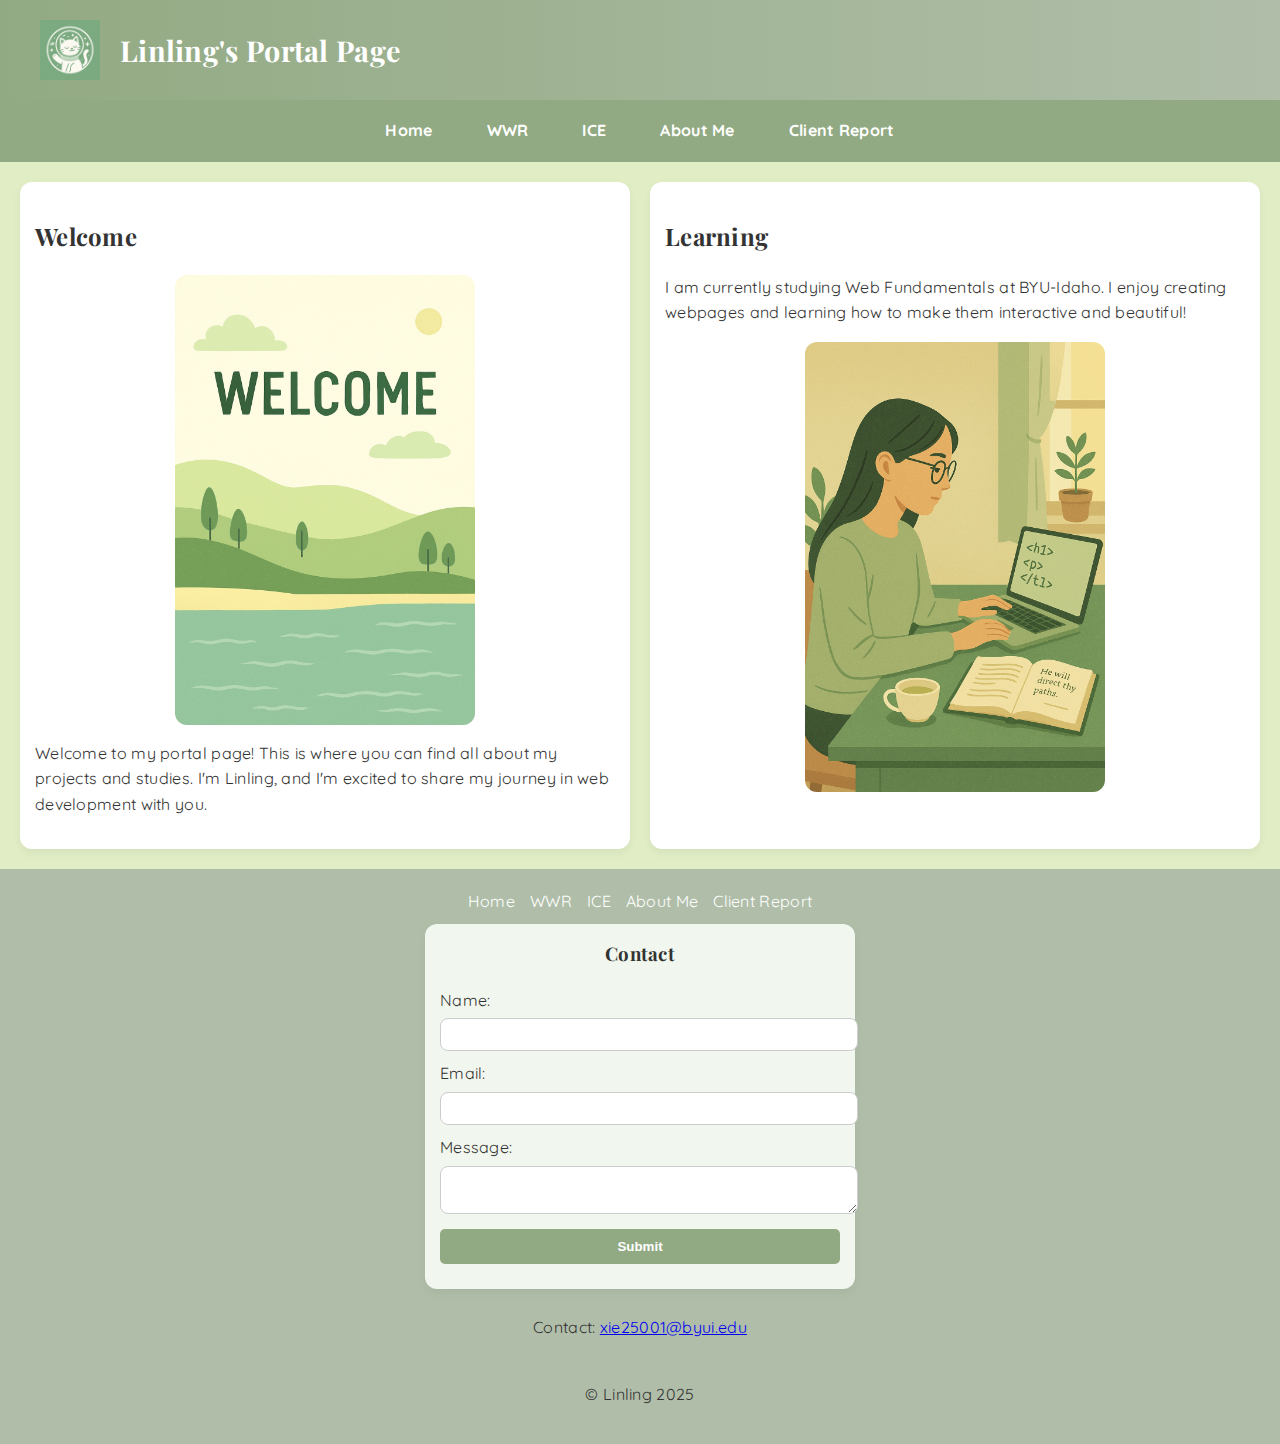
<file: index.html>
<!DOCTYPE html>
<html lang="en">

<head>
  <meta charset="UTF-8" />
  <meta name="viewport" content="width=device-width, initial-scale=1.0" />
  <title>Linling's Portal Page</title>
  <link rel="stylesheet" href="styles/style.css" />
  <link href="https://fonts.googleapis.com/css2?family=Playfair+Display&family=Quicksand&display=swap" rel="stylesheet">
</head>

<body>

  <div id="wrapper">
    <div id="header"></div>

    <main>
      <section>
        <h2>Welcome</h2>
        <img src="images/peaceful.png" alt="Peaceful image" />
        <p>Welcome to my portal page! This is where you can find all about my projects and studies. I'm Linling, and I'm excited to share my journey in web development with you.</p>
      </section>

      <section>
        <h2>Learning</h2>
        <p>I am currently studying Web Fundamentals at BYU-Idaho. I enjoy creating webpages and learning how to make them interactive and beautiful!</p>
        <img src="images/learning.png" alt="Learning image" />
      </section>
    </main>
    <div id="footer"></div>
  </div>
  <script>
      document.addEventListener("DOMContentLoaded", function(){
        fetch('header.html')
            .then(response => response.text())
            .then(data => {
              document.getElementById("header").innerHTML = data;
            });
        
        fetch('footer.html')
        .then(response => response.text())
        .then(data => {
         document.getElementById("footer").innerHTML = data;
        }); 
      })
  </script>
</body>

</html>
</file>
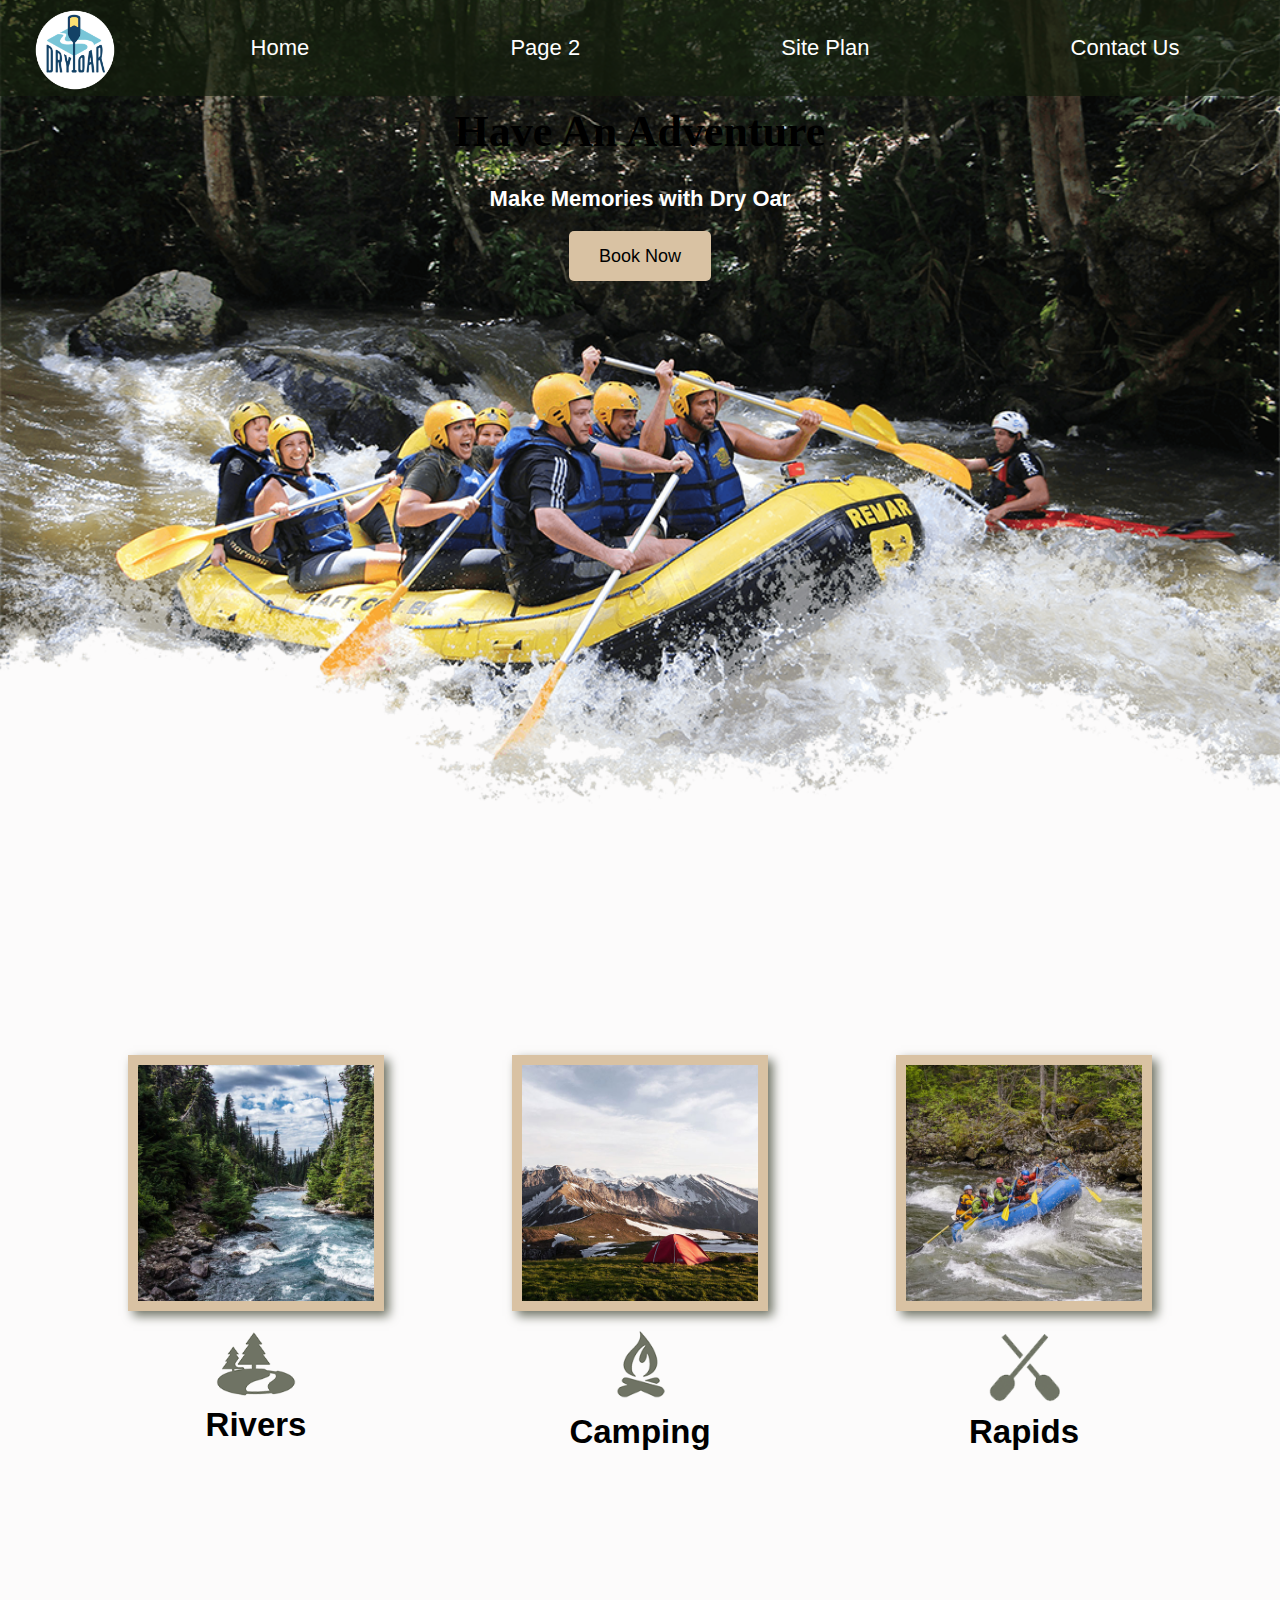
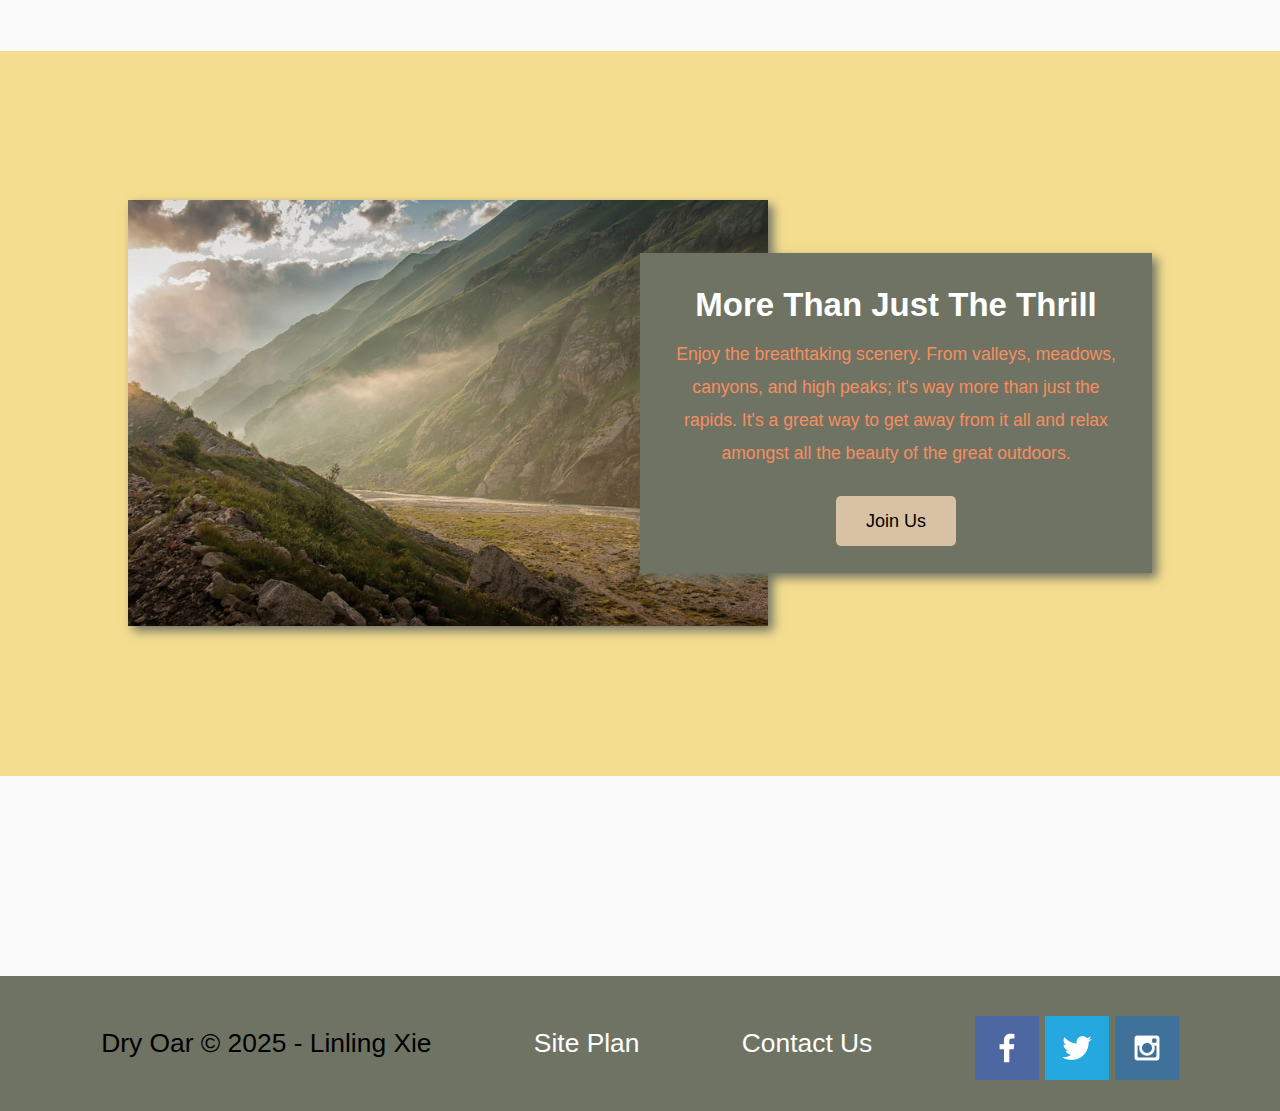
<file: wwr/index.html>
<!DOCTYPE html>
<html lang="en">
<head>
    <meta charset="UTF-8">
    <meta name="viewport" content="width=device-width, initial-scale=1.0">
    <title>Whitewater Rafting Vacations | Dry Oar Boating | Home</title>
    <link rel="stylesheet" href="styles/style.css">
</head>
<body>
    <div id="content">
        <header>
            <a id="logo_link" href="index.html">
                <img class="logo" src="images/logo.png" alt="Dry Oar Logo">
            </a>
            <nav>
                <a href="index.html">Home</a>
                <a href="#">Page 2</a>
                <a href="site-plan-rafting.html">Site Plan</a>
                <a href="contactus.html">Contact Us</a>
            </nav>
        </header>

        <div id="hero">
            <div id="hero-box">
                <img id="hero-img" src="images/hero.png" alt="People enjoying rafting">
            </div>
            <section id="hero-msg">
                <h1 class="home-title">Have An Adventure</h1>
                <h4>Make Memories with Dry Oar</h4>
                <div class="button-box">
                    <a class="book" href="contactus.html">Book Now</a>
                </div>
            </section>
        </div>

        <main class="home-grid">
            <section class="rivers-card">
                <img class="card-img" src="images/rivers.jpg" alt="river in forest">
                <img class="icon" src="images/river_icon.png" alt="river icon">
                <h2>Rivers</h2>
            </section>
            <section class="camping-card">
                <img class="card-img" src="images/camping.jpg" alt="tent in mountains">
                <img class="icon" src="images/fire_icon.png" alt="fire icon">
                <h2>Camping</h2>
            </section>
            <section class="rapids-card">
                <img class="card-img" src="images/rapids.jpg" alt="rafting boat">
                <img class="icon" src="images/oars.png" alt="oars icon">
                <h2>Rapids</h2>
            </section>

            <div id="background"></div>

            <img class="mountains" src="images/mountains.jpg" alt="Misty mountains">

            <section class="msg">
                <h2>More Than Just The Thrill</h2>
                <p>Enjoy the breathtaking scenery. From valleys, meadows, canyons, and high peaks; it's way more than just the rapids. It's a great way to get away from it all and relax amongst all the beauty of the great outdoors.</p>
                <a class="join" href="rivers.html">Join Us</a>
            </section>
        </main>

        <footer>
            <p>Dry Oar &copy; 2025 - Linling Xie</p>
            <p><a href="site-plan-rafting.html">Site Plan</a></p>
            <p><a href="contactus.html">Contact Us</a></p>
            <div class="social">
                <a href="https://facebook.com" target="_blank">
                    <img src="images/facebook.png" alt="fb icon">
                </a>
                <a href="https://twitter.com" target="_blank">
                    <img src="images/twitter.png" alt="twitter icon">
                </a>
                <a href="https://instagram.com" target="_blank">
                    <img src="images/instagram.png" alt="instagram icon">
                </a>
            </div>
        </footer>
    </div>
</body>
</html>
</file>
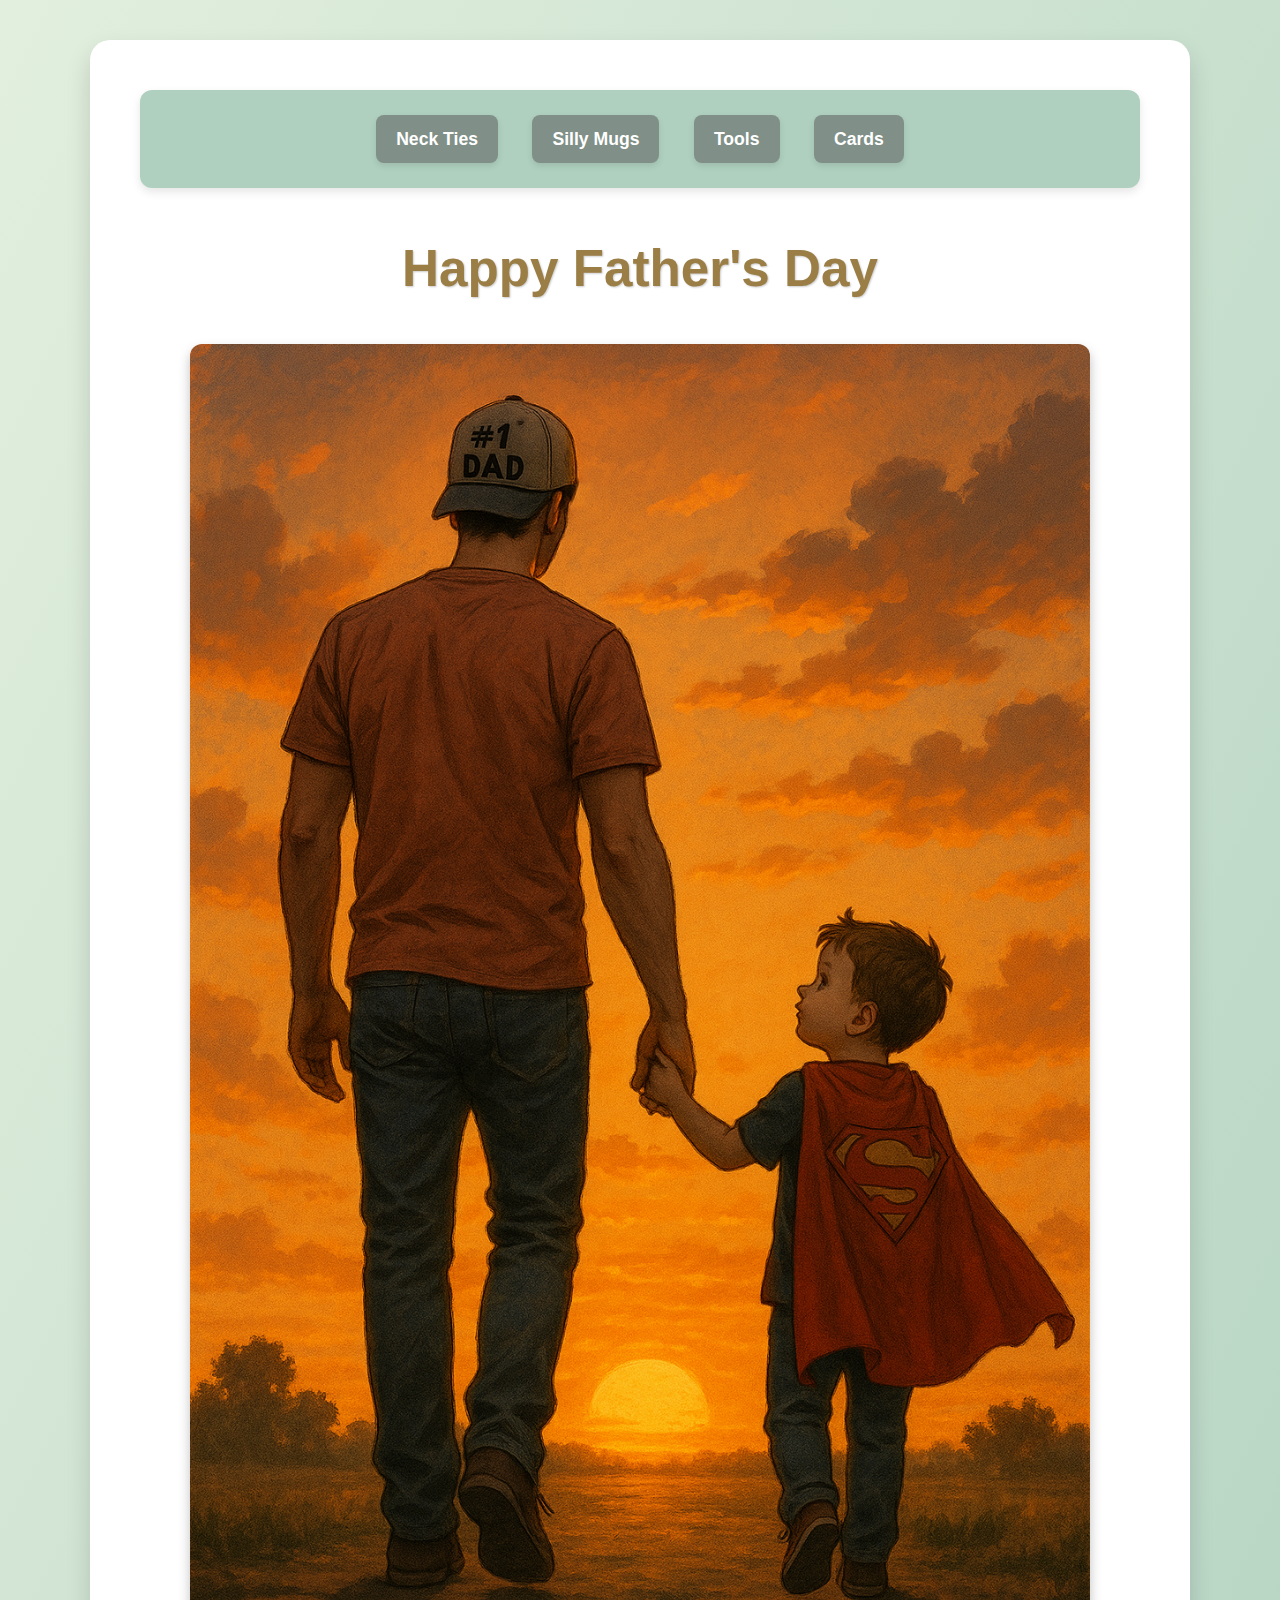
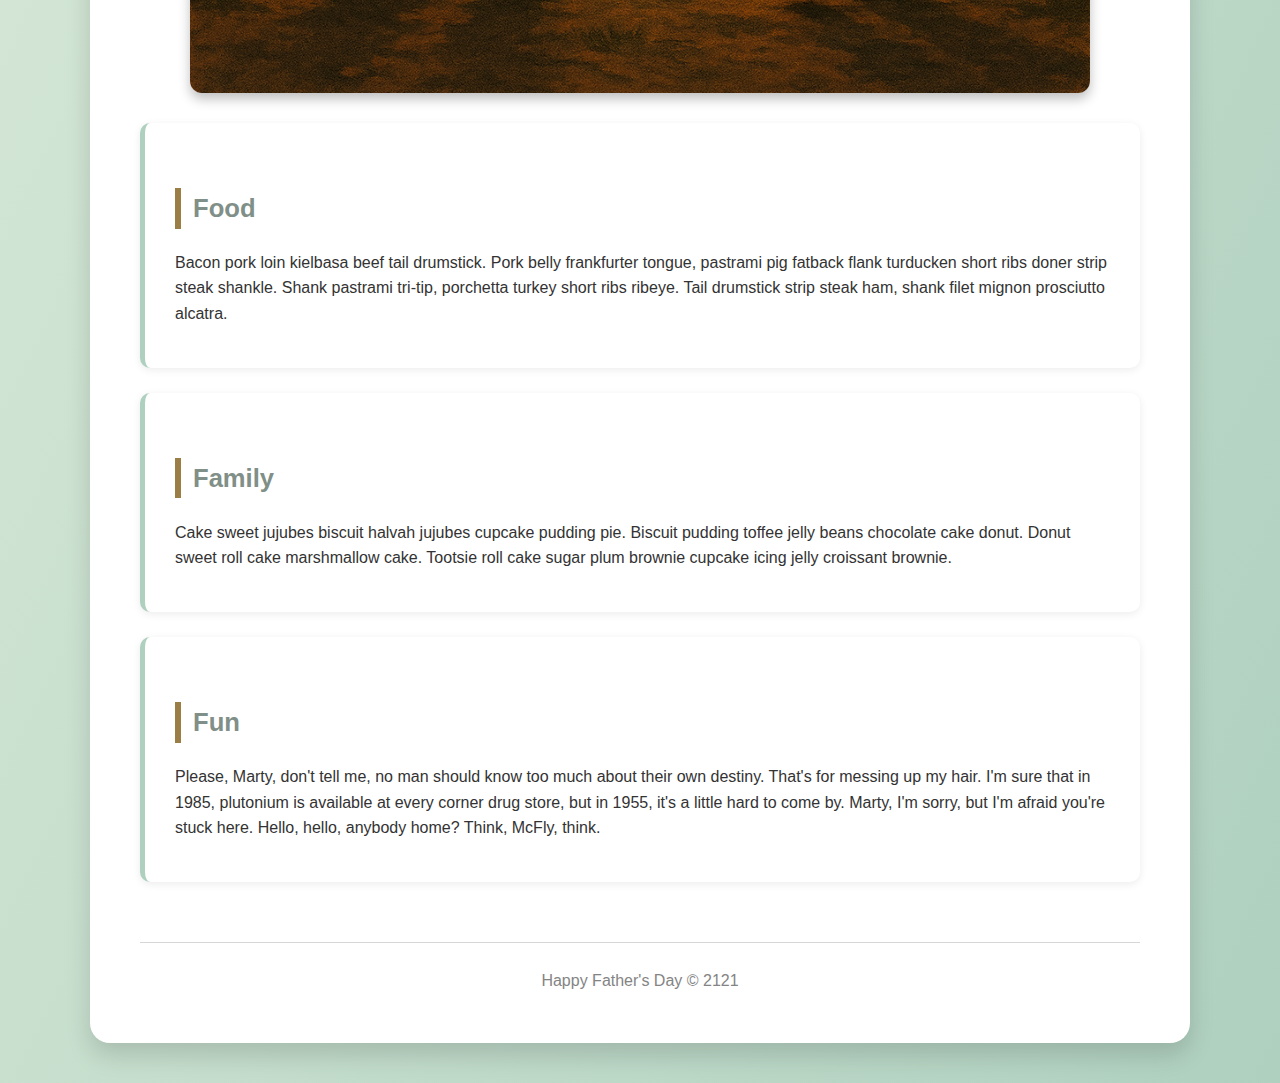
<file: ice/fathersday/index.html>
<!DOCTYPE html>
<html lang="en">

<head>
    <meta charset="UTF-8">
    <meta name="viewport" content="width=device-width, initial-scale=1.0">
    <title>Father's Day Page</title>
    <link rel="stylesheet" href="styles/styles.css">
</head>

<body>
    <div id="wrapper">
        <header>
            <nav>
                <ul>
                    <li>Neck Ties</li>
                    <li>Silly Mugs</li>
                    <li>Tools</li>
                    <li>Cards</li>
                </ul>
            </nav>
        </header>
        <main>
            <h1>Happy Father's Day</h1>
            <img src="images/fathersday.png">
            <section>
                <h2>Food</h2>
                <p>Bacon pork loin kielbasa beef tail drumstick. Pork belly frankfurter tongue,
                     pastrami pig fatback flank turducken short ribs doner strip steak shankle.
                      Shank pastrami tri-tip, porchetta turkey short ribs ribeye. 
                      Tail drumstick strip steak ham, shank filet mignon prosciutto alcatra. </p>
            </section>
            <section>
                <h2>Family</h2>
                <p>Cake sweet jujubes biscuit halvah jujubes cupcake pudding pie. Biscuit
                    pudding toffee jelly beans chocolate cake donut. Donut sweet roll cake
                    marshmallow cake. Tootsie roll cake sugar plum brownie cupcake icing
                    jelly croissant brownie.</p>
            </section>
            <section>
                <h2>Fun</h2>
                <p>Please, Marty, don't tell me, no man should know too much about their own
                     destiny. That's for messing up my hair. I'm sure that in 1985, 
                     plutonium is available at every corner drug store, but in 1955, 
                     it's a little hard to come by. Marty, I'm sorry, but I'm afraid 
                     you're stuck here. Hello, hello, anybody home? Think, McFly, think. 
                     </p>
            </section>
        </main>
        <footer>
            Happy Father's Day &copy; 2121
        </footer>
    </div>
</body>

</html>
</file>
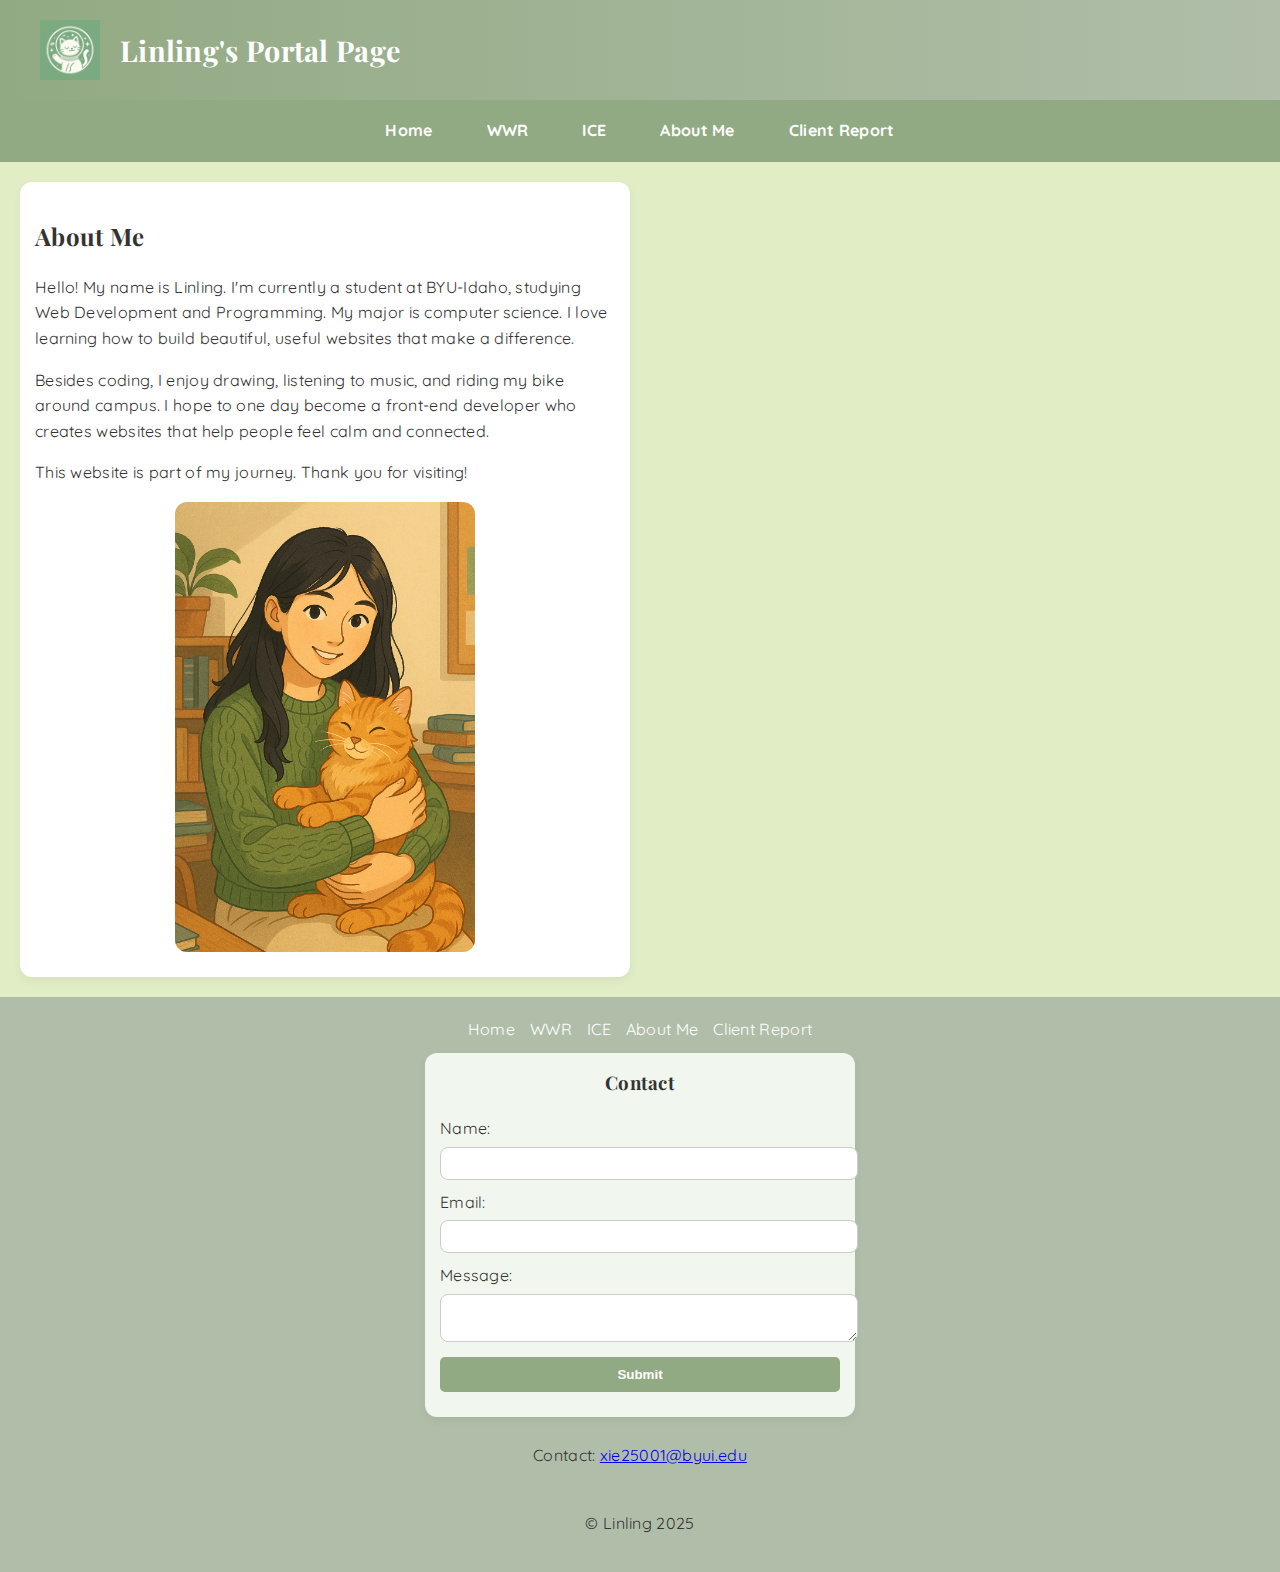
<file: aboutme.html>
<!DOCTYPE html>
<html lang="en">

<head>
  <meta charset="UTF-8" />
  <meta name="viewport" content="width=device-width, initial-scale=1.0" />
  <title>About Me - Linling</title>
  <link href="https://fonts.googleapis.com/css2?family=Playfair+Display&family=Quicksand&display=swap" rel="stylesheet">
  <link rel="stylesheet" href="styles/style.css" />
</head>

<body>
  <div id="wrapper">
    <header>
      <div class="header-flex">
        <img src="images/linling_logo.png" alt="Linling Logo" />
        <h1>Linling's Portal Page</h1>
      </div>
    </header>

    <nav>
      <a href="index.html">Home</a>
      <a href="wwr/index.html">WWR</a>
      <a href="ice/index.html">ICE</a>
      <a href="aboutme.html">About Me</a>
      <a href="client_report.html">Client Report</a>
    </nav>

    <main>
      <section>
        <h2>About Me</h2>
        <p>Hello! My name is Linling. I'm currently a student at BYU-Idaho, studying Web Development and Programming. My major is computer science. I love learning how to build beautiful, useful websites that make a difference.</p>
        <p>Besides coding, I enjoy drawing, listening to music, and riding my bike around campus. I hope to one day become a front-end developer who creates websites that help people feel calm and connected.</p>
        <p>This website is part of my journey. Thank you for visiting!</p>
        <img src="images/aboutme_photo.png" alt="A photo representing Linling" />
      </section>
    </main>

    <footer>
      <ul>
        <li><a href="index.html">Home</a></li>
        <li><a href="wwr/index.html">WWR</a></li>
        <li><a href="ice/index.html">ICE</a></li>
        <li><a href="aboutme.html">About Me</a></li>
        <li><a href="client_report.html">Client Report</a></li>
      </ul>

      <form>
        <h3>Contact</h3>
        <label for="name">Name:</label>
        <input type="text" id="name" name="name" required />

        <label for="email">Email:</label>
        <input type="email" id="email" name="email" required />

        <label for="message">Message:</label>
        <textarea id="message" name="message" cols="15" rows="2" required></textarea>

        <input type="submit" />
      </form>

      <p>Contact: <a href="mailto:contact@linling">xie25001@byui.edu</a></p>
      <p>&copy; Linling 2025</p>
    </footer>
  </div>
</body>


</html>
</file>
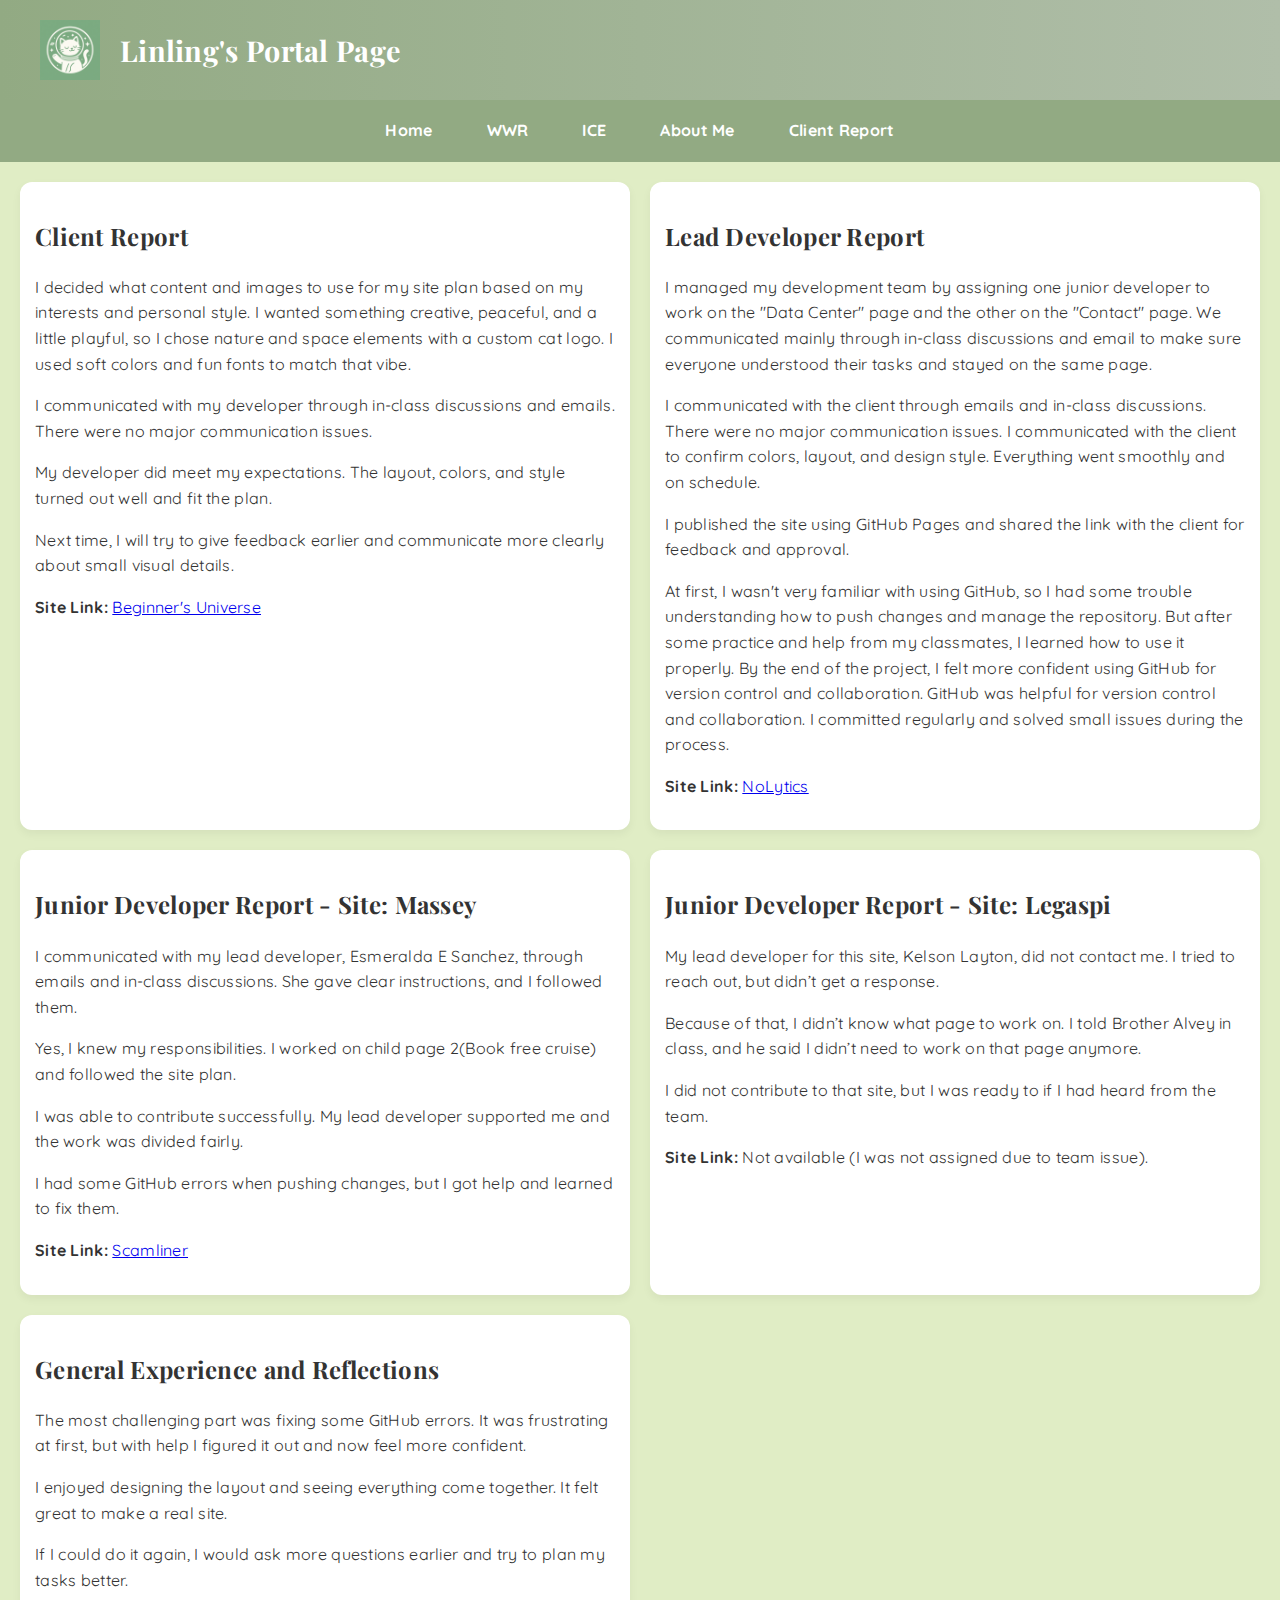
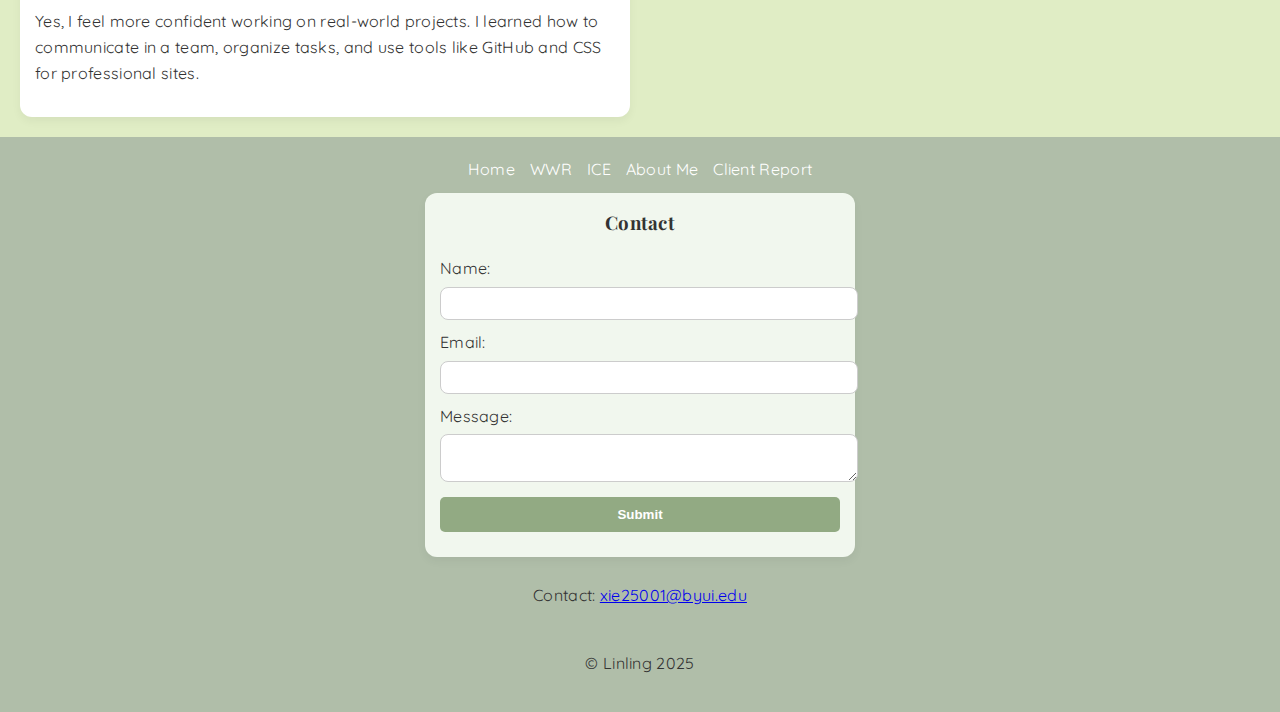
<file: client_report.html>
<!DOCTYPE html>
<html lang="en">
<head>
  <meta charset="UTF-8" />
  <meta name="viewport" content="width=device-width, initial-scale=1.0" />
  <title>Client Report</title>
  <link href="https://fonts.googleapis.com/css2?family=Playfair+Display&family=Quicksand&display=swap" rel="stylesheet">
  <link rel="stylesheet" href="styles/style.css" />
</head>
<body>
  <div id="wrapper">
    <div id="header"></div>

    <main>
      <section>
        <h2>Client Report</h2>
        <p>
          I decided what content and images to use for my site plan based on my interests and personal style. I wanted something creative, peaceful, and a little playful, so I chose nature and space elements with a custom cat logo. I used soft colors and fun fonts to match that vibe.
        </p>
        <p>
          I communicated with my developer through in-class discussions and emails. There were no major communication issues.
        </p>
        <p>
          My developer did meet my expectations. The layout, colors, and style turned out well and fit the plan.
        </p>
        <p>
          Next time, I will try to give feedback earlier and communicate more clearly about small visual details.
        </p>
        <p>
          <strong>Site Link:</strong> <a href="https://edwardskyler4.github.io/wdd130-xie/">Beginner's Universe</a>
        </p>
      </section>

      <section>
        <h2>Lead Developer Report</h2>
        <p>
          I managed my development team by assigning one junior developer to work on the "Data Center" page and the other on the "Contact" page. We communicated mainly through in-class discussions and email to make sure everyone understood their tasks and stayed on the same page.
        </p>
        <p>
          I communicated with the client through emails and in-class discussions. There were no major communication issues. I communicated with the client to confirm colors, layout, and design style. Everything went smoothly and on schedule.
        </p>
        <p>
          I published the site using GitHub Pages and shared the link with the client for feedback and approval.
        </p>
        <p>
          At first, I wasn't very familiar with using GitHub, so I had some trouble understanding how to push changes and manage the repository. But after some practice and help from my classmates, I learned how to use it properly. By the end of the project, I felt more confident using GitHub for version control and collaboration. GitHub was helpful for version control and collaboration. I committed regularly and solved small issues during the process.
        </p>
        <p>
          <strong>Site Link:</strong> <a href="https://linling06.github.io/wdd130-maldonado/">NoLytics</a>
        </p>
      </section>

      <section>
        <h2>Junior Developer Report - Site: Massey</h2>
        <p>
          I communicated with my lead developer, Esmeralda E Sanchez, through emails and in-class discussions. She gave clear instructions, and I followed them.
        </p>
        <p>
          Yes, I knew my responsibilities. I worked on child page 2(Book free cruise) and followed the site plan.
        </p>
        <p>
          I was able to contribute successfully. My lead developer supported me and the work was divided fairly.
        </p>
        <p>
          I had some GitHub errors when pushing changes, but I got help and learned to fix them.
        </p>
        <p>
          <strong>Site Link:</strong> <a href="https://esmes31.github.io/wdd130-massey/">Scamliner</a>
        </p>
      </section>

      <section>
        <h2>Junior Developer Report - Site: Legaspi</h2>
        <p>
          My lead developer for this site, Kelson Layton, did not contact me. I tried to reach out, but didn’t get a response.
        </p>
        <p>
          Because of that, I didn’t know what page to work on. I told Brother Alvey in class, and he said I didn’t need to work on that page anymore.
        </p>
        <p>
          I did not contribute to that site, but I was ready to if I had heard from the team.
        </p>
        <p>
          <strong>Site Link:</strong> Not available (I was not assigned due to team issue).
        </p>
      </section>

      <section>
        <h2>General Experience and Reflections</h2>
        <p>
          The most challenging part was fixing some GitHub errors. It was frustrating at first, but with help I figured it out and now feel more confident.
        </p>
        <p>
          I enjoyed designing the layout and seeing everything come together. It felt great to make a real site.
        </p>
        <p>
          If I could do it again, I would ask more questions earlier and try to plan my tasks better.
        </p>
        <p>
          Yes, I feel more confident working on real-world projects. I learned how to communicate in a team, organize tasks, and use tools like GitHub and CSS for professional sites.
        </p>
      </section>
    </main>

    <div id="footer"></div>
  </div>

  <script>
    document.addEventListener("DOMContentLoaded", function(){
      fetch('header.html')
        .then(response => response.text())
        .then(data => {
          document.getElementById("header").innerHTML = data;
        });

      fetch('footer.html')
        .then(response => response.text())
        .then(data => {
          document.getElementById("footer").innerHTML = data;
        });
    });
  </script>
</body>
</html>
</file>
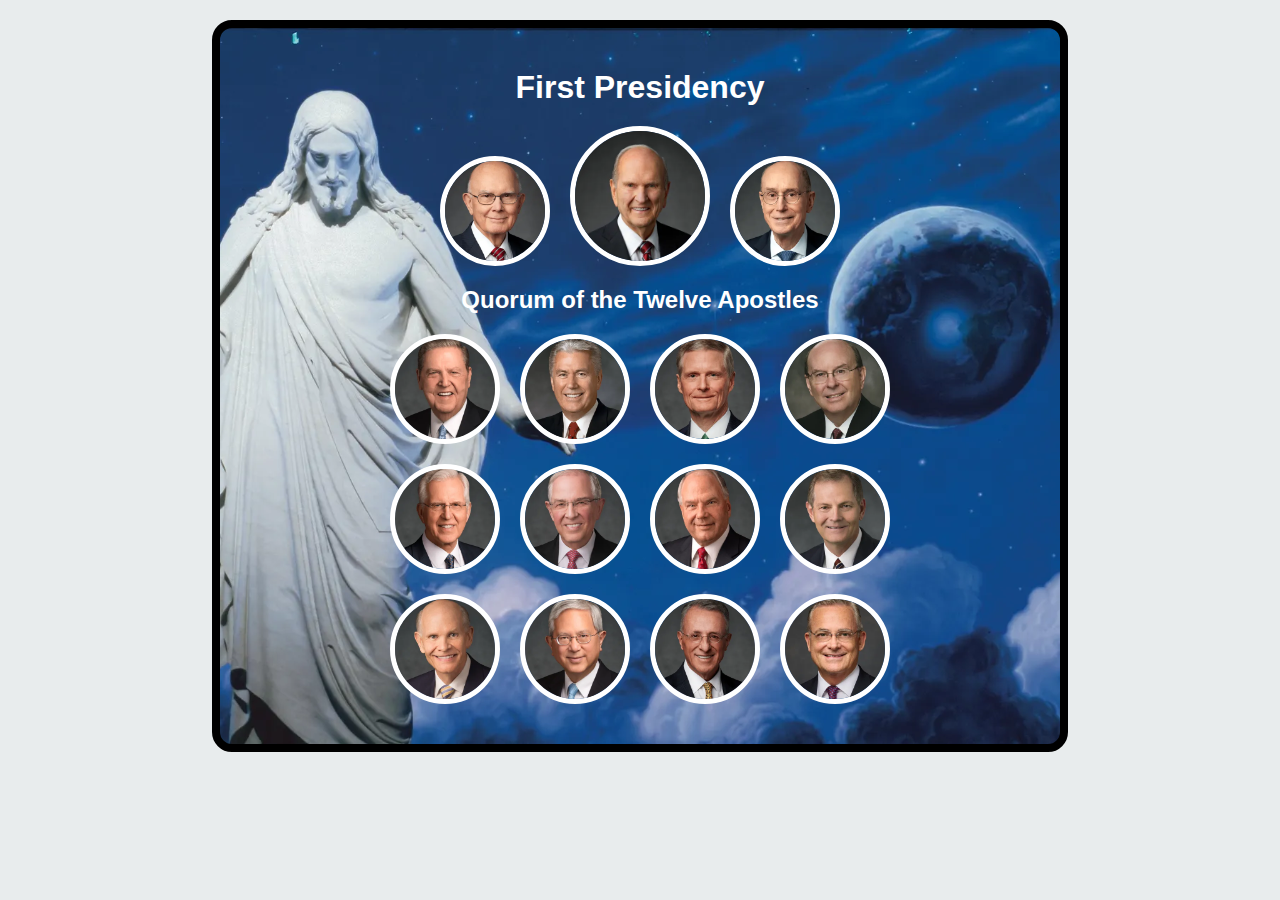
<file: ice/apostle_spotlight/apostles.html>
<!DOCTYPE html>
<html lang="en">
<head>
  <meta charset="UTF-8" />
  <meta name="viewport" content="width=device-width, initial-scale=1.0" />
  <title>Apostles Spotlights</title>
  <style>
    body {
      background-color: #E8ECED;
      font-family: Arial, sans-serif;
      margin: 0;
      padding: 20px;
      display: flex;
      justify-content: center;
    }

    .container {
      background-image: url('images/christus.webp');
      background-size: cover;
      background-position: center;
      width: 800px;
      padding: 20px;
      border-radius: 20px;
      border: 8px solid black;
      text-align: center;
    }

    h1, h2 {
      color: white;
      margin-bottom: 20px;
    }

    .row {
      display: flex;
      justify-content: center;
      gap: 20px;
      flex-wrap: wrap;
      margin-bottom: 20px;
      align-items: flex-end;
    }

    .apostle {
      width: 100px;
      height: 100px;
      border: 5px solid white;
      border-radius: 50%;
      overflow: hidden;
      transition: border-color 0.3s;
    }

    .apostle:hover {
      border-color: yellow; 
    }

    .apostle img {
      width: 100%;
      height: 100%;
      object-fit: cover;
    }

    .big {
      width: 130px;
      height: 130px;
    }

  </style>
</head>
<body>
  <div class="container">
    <h1>First Presidency</h1>
    <div class="row">
      <div class="apostle"><img src="images/oaks.webp" alt="First Presidency 1" /></div>
      <div class="apostle big"><img src="images/nelson.webp" alt="First Presidency 2" /></div>
      <div class="apostle"><img src="images/eyring.webp" alt="First Presidency 3" /></div>
    </div>

    <h2>Quorum of the Twelve Apostles</h2>
    <div class="row">
      <div class="apostle"><img src="images/holland.webp" alt="Apostle 1" /></div>
      <div class="apostle"><img src="images/uchtdorf.webp" alt="Apostle 2" /></div>
      <div class="apostle"><img src="images/bednar.webp" alt="Apostle 3" /></div>
      <div class="apostle"><img src="images/cook.webp" alt="Apostle 4" /></div>
    </div>
    <div class="row">
      <div class="apostle"><img src="images/christofferson.webp" alt="Apostle 5" /></div>
      <div class="apostle"><img src="images/anderson.webp" alt="Apostle 6" /></div>
      <div class="apostle"><img src="images/rasband.webp" alt="Apostle 7" /></div>
      <div class="apostle"><img src="images/stevenson.webp" alt="Apostle 8" /></div>
      
    </div>
    <div class="row">
      <div class="apostle"><img src="images/renlund.webp" alt="Apostle 9" /></div>
      <div class="apostle"><img src="images/gong.webp" alt="Apostle 10" /></div>
      <div class="apostle"><img src="images/soares.webp" alt="Apostle 11" /></div>
      <div class="apostle"><img src="images/kearon.webp" alt="Apostle 12" /></div>
    </div>
  </div>
</body>
</html>
</file>
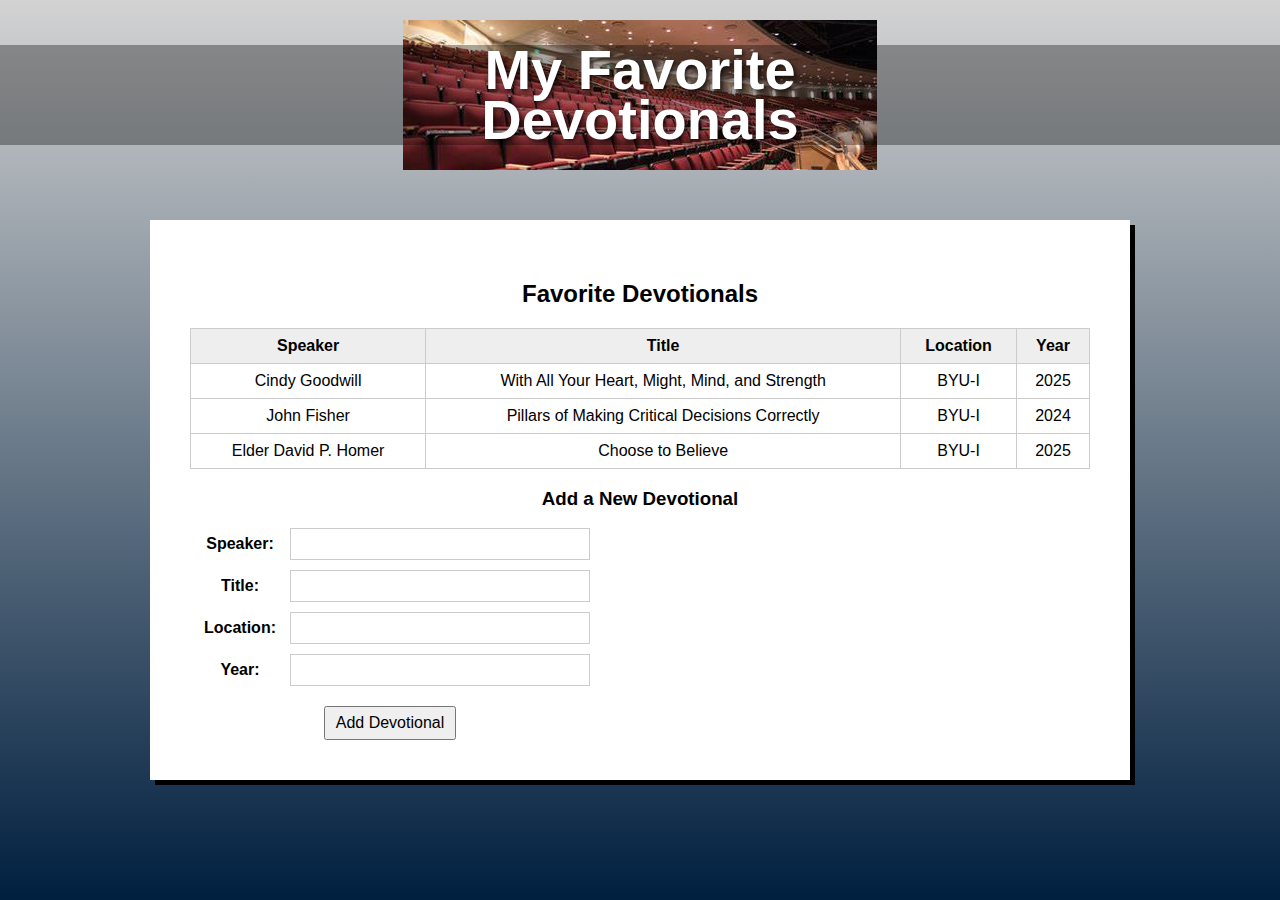
<file: ice/favorite_devo/favdevo.html>
<!DOCTYPE html>
<html lang="en">
<head>
  <meta charset="UTF-8" />
  <meta name="viewport" content="width=device-width, initial-scale=1.0"/>
  <title>My Favorite Devotionals</title>
  <link rel="stylesheet" href="styles/styles.css" />
</head>
<body>
  <div class="container">
    <header class="header">
      <div class="header-image">
        <h1>My Favorite<br>Devotionals</h1>
      </div>
    </header>
    <main>
      <div class="content-box">
       <h2>Favorite Devotionals</h2>
        <table>
          <tr>
            <th>Speaker</th>
            <th>Title</th>
            <th>Location</th>
            <th>Year</th>
          </tr>
          <tr>
            <td>Cindy Goodwill</td>
            <td>With All Your Heart, Might, Mind, and Strength</td>
            <td>BYU-I</td>
            <td>2025</td>
          </tr>
          <tr>
            <td>John Fisher</td>
            <td>Pillars of Making Critical Decisions Correctly</td>
            <td>BYU-I</td>
            <td>2024</td>
          </tr>
          <tr>
            <td>Elder David P. Homer</td>
            <td>Choose to Believe</td>
            <td>BYU-I</td>
            <td>2025</td>
          </tr>
        </table>

       <h3>Add a New Devotional</h3>
           <form>
            <div class="form-row">
              <label for="speaker">Speaker:</label>
              <input type="text" name="speaker" id="speaker">
            </div>

            <div class="form-row">
             <label for="title">Title:</label>
             <input type="text" name="title" id="title">
            </div>

            <div class="form-row">
             <label for="location">Location:</label>
             <input type="text" name="location" id="location">
            </div>

            <div class="form-row">
             <label for="year">Year:</label>
             <input type="text" name="year" id="year">
            </div>

           <input type="submit" value="Add Devotional">
          </form>
      </div>
    </main>
  </div>
</body>
</html>
</file>
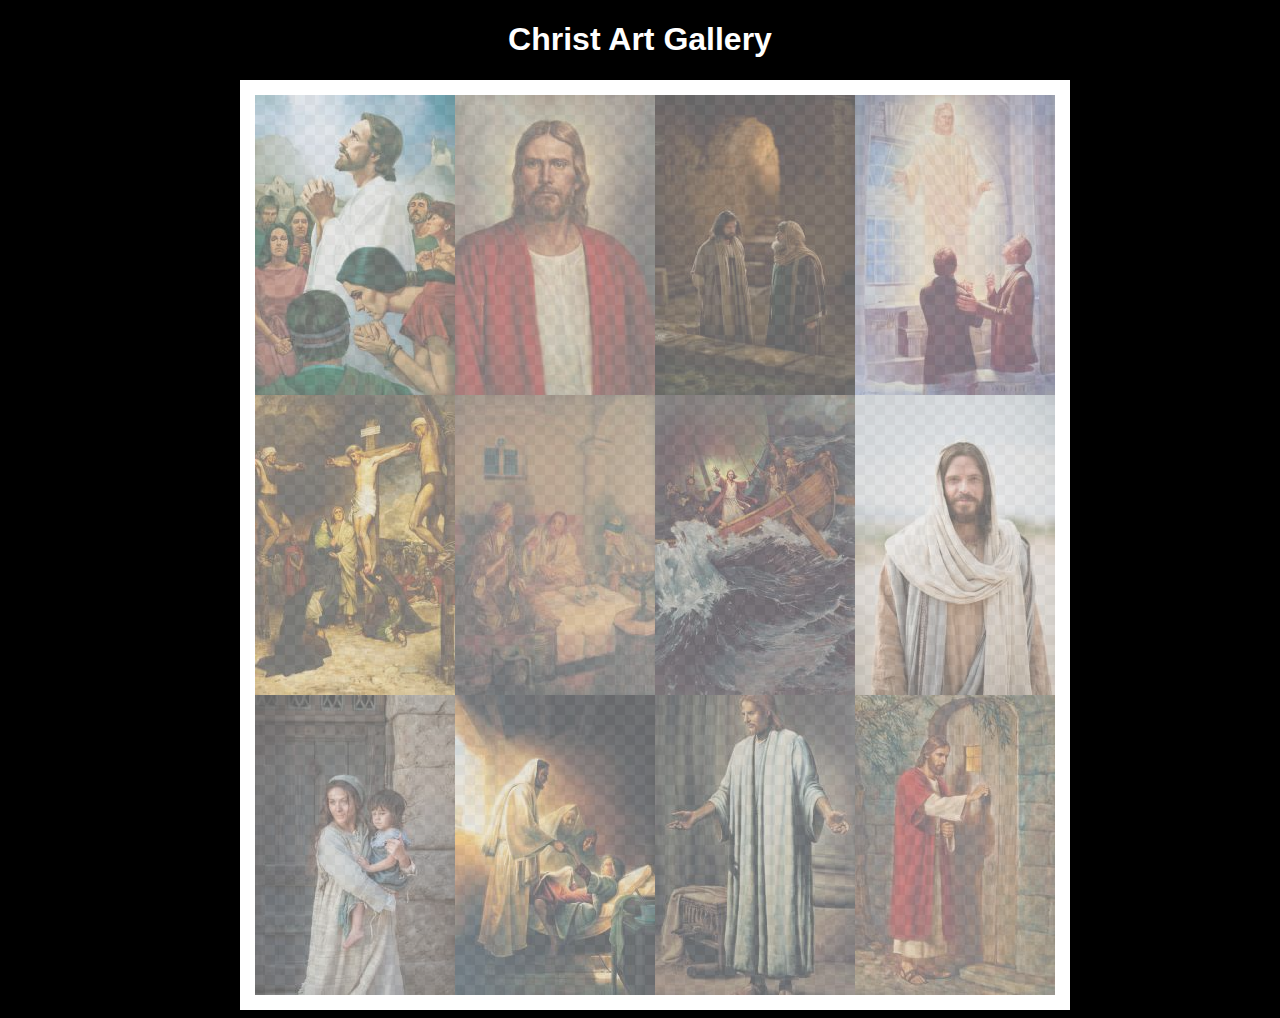
<file: ice/gallery/gallery.html>
<!DOCTYPE html>
<html lang="en">
<head>
    <meta charset="UTF-8">
    <meta name="viewport" content="width=device-width, initial-scale=1.0">
    <title>Images of Christ</title>
    <style>
        body {
            background: black;
        }
        #wrapper{
            width: 800px;
            margin: 0 auto;
        }
        nav {
            color: white;
            text-align: center;
            font-family: Haettenschweiler, 'Arial Narrow Bold', sans-serif;
        }
        #gallery{
            display: grid;
            grid-template-columns: 200px 200px 200px 200px;
            border: 15px solid rgb(255, 255, 255);
            width: 100%;
            background-color: #ddd;
            background-image:
                linear-gradient(45deg, #ccc 26%, transparent 26%), 
                linear-gradient(135deg, #ccc 26%, transparent 26%),
                linear-gradient(45deg, transparent 75%, #ccc 75%),
                linear-gradient(135deg, transparent 75%, #ccc 75%);
            background-size: 20px 20px; /* Must be a square */
            background-position: 0 0, 10px 0, 10px -10px, 0px 10px; 
            
        }
        #gallery a {
            cursor: url('images/christus.png'), pointer;
        }
        #gallery img {
            width: 200px;
            height: 300px;
            opacity:50%;
            display:block;
        }
        #gallery img:hover{
            opacity: 100%;
        }
    </style>
</head>
<body>
    <div id="wrapper">
        <nav>
            <h1>Christ Art Gallery</h1>
        </nav>
        <main>
            <div id="gallery">
                <a href="images/big/img1.jpg"><img src="images/small/img1.jpg" alt="huge file size" ></a>
                <a href="images/big/img2.jpg"><img src="images/small/img2.jpg" alt="huge file size" ></a>
                <a href="images/big/img3.jpg"><img src="images/small/img3.jpg" alt="huge file size" ></a>
                <a href="images/big/img4.jpg"><img src="images/small/img4.jpg" alt="huge file size" ></a>
                <a href="images/big/img5.jpg"><img src="images/small/img5.jpg" alt="huge file size" ></a>
                <a href="images/big/img6.jpg"><img src="images/small/img6.jpg" alt="huge file size" ></a>
                <a href="images/big/img7.jpg"><img src="images/small/img7.jpg" alt="huge file size" ></a>
                <a href="images/big/img8.jpg"><img src="images/small/img8.jpg" alt="huge file size" ></a>
                <a href="images/big/img9.jpg"><img src="images/small/img9.jpg" alt="huge file size" ></a>
                <a href="images/big/img10.jpg"><img src="images/small/img10.jpg" alt="huge file size" ></a>
                <a href="images/big/img11.jpg"><img src="images/small/img11.jpg" alt="huge file size" ></a>
                <a href="images/big/img12.jpg"><img src="images/small/img12.jpg" alt="huge file size" ></a>
            </div>
        </main>
    </div>
</body>
</html>
</file>
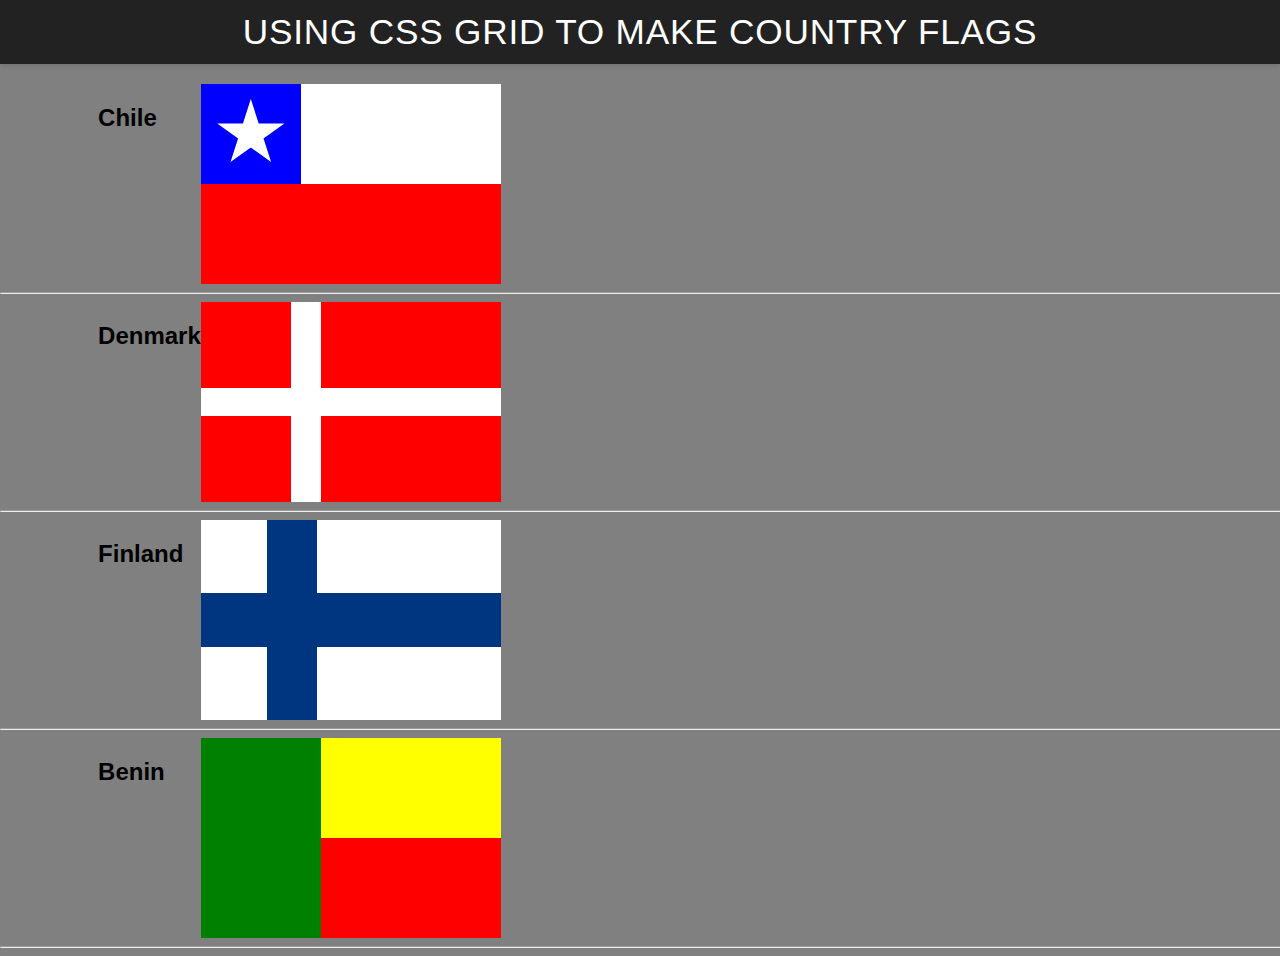
<file: ice/grid_flags/flags.html>
<!DOCTYPE html>
<html lang="en">
<head>
  <meta charset="UTF-8" />
  <meta name="viewport" content="width=device-width, initial-scale=1.0" />
  <title>Flag</title>
  <style>
    body {
      margin: 0;
      font-family: 'Helvetica Neue', sans-serif;
      background-color: gray;
    }

    header {
      background-color: #222;
      color: #fff;
      padding: 0.75rem 1.5rem;
      display: flex;
      align-items: center;
      justify-content: center;
      font-size: 1.1rem;
      letter-spacing: 0.05rem;
      text-transform: uppercase;
      box-shadow: 0 2px 4px rgba(0, 0, 0, 0.1);
    }

    header h1 {
      margin: 0;
      font-weight: 400;
    }

    main {
      display: grid;
      grid-template-columns: .1fr .1fr 1fr .1fr;
      margin-top: 20px;
    }

    hr {
      width: 100%;
      grid-column: 1 / 5;
    }

    h2 {
      grid-column: 2 / 3;
    }

    /* Chile flag */
    #chile {
      display: grid;
      grid-template-columns: 1fr 1fr 1fr;
      grid-template-rows: 1fr 1fr;
      height: 200px;
      width: 300px;
    }

    #blue {
      background: blue;
      grid-column: 1 / 2;
      display: grid;
      align-items: center;
      justify-items: center;
    }

    #white {
      background: white;
      grid-column: 2 / 4;
    }

    #red {
      background: red;
      grid-column: 1 / 4;
    }

    .star {
      width: 70px;
      aspect-ratio: 1;
      background: white;
      clip-path: polygon(50% 0, 79% 90%, 2% 35%, 98% 35%, 21% 90%);
    }

    /* Denmark flag */
    #denmark {
      display: grid;
      grid-template-columns: 6fr 2fr 12fr;
      grid-template-rows: 6fr 2fr 6fr;
      height: 200px;
      width: 300px;
      background-color: white;
    }

    #dred1 {
      grid-column: 1 / 2;
      grid-row: 1 / 2;
      background-color: red;
    }

    #dred2 {
      grid-column: 3 / 4;
      grid-row: 1 / 2;
      background-color: red;
    }

    #dred3 {
      grid-column: 1 / 2;
      grid-row: 3 / 4;
      background-color: red;
    }

    #dred4 {
      grid-column: 3 / 4;
      grid-row: 3 / 4;
      background-color: red;
    }

    /* Finland flag */
    #finland {
      display: grid;
      grid-template-columns: 4fr 3fr 11fr;
      grid-template-rows: 4fr 3fr 4fr;
      height: 200px;
      width: 300px;
      background-color: white; 
    }

    #fwhite1 {
      grid-column: 2 / 3; 
      grid-row: 1 / 4;
      background-color: #003580;
    }

    #fwhite2 {
      grid-column: 1 / 4; 
      grid-row: 2 / 3;
      background-color: #003580;
    }

    
    /* Benin flag */
    #benin {
      display: grid;
      grid-template-columns: 2fr 3fr;
      grid-template-rows: 1fr 1fr;
      height: 200px;
      width: 300px;
    }

    #bgreen {
      background-color: green;
      grid-row: 1 / 3;
      grid-column: 1 / 2;
    }

    #byellow {
      background-color: yellow;
      grid-row: 1 / 2;
      grid-column: 2 / 3;
    }

    #bred {
      background-color: red;
      grid-row: 2 / 3;
      grid-column: 2 / 3;
    }

  </style>
</head>

<body>
  <header>
    <h1>Using CSS Grid to make Country Flags</h1>
  </header>
  <main>
    <h2>Chile</h2>
    <div id="chile">
      <div id="blue">
        <div class="star"></div>
      </div>
      <div id="white"></div>
      <div id="red"></div>
    </div>
    <hr>

    <h2>Denmark</h2>
    <div id="denmark">
      <div id="dred1"></div>
      <div id="dred2"></div>
      <div id="dred3"></div>
      <div id="dred4"></div>
    </div>
    <hr>

    <h2>Finland</h2>
    <div id="finland">
      <div id="fwhite1"></div>
      <div id="fwhite2"></div>
      <div id="fwhite3"></div>
      <div id="fwhite4"></div>
    </div>
    <hr>

    <h2>Benin</h2>
    <div id="benin">
      <div id="bgreen"></div>
      <div id="byellow"></div>
      <div id="bred"></div>
    </div>
    <hr>
  </main>
</body>
</html>
</file>
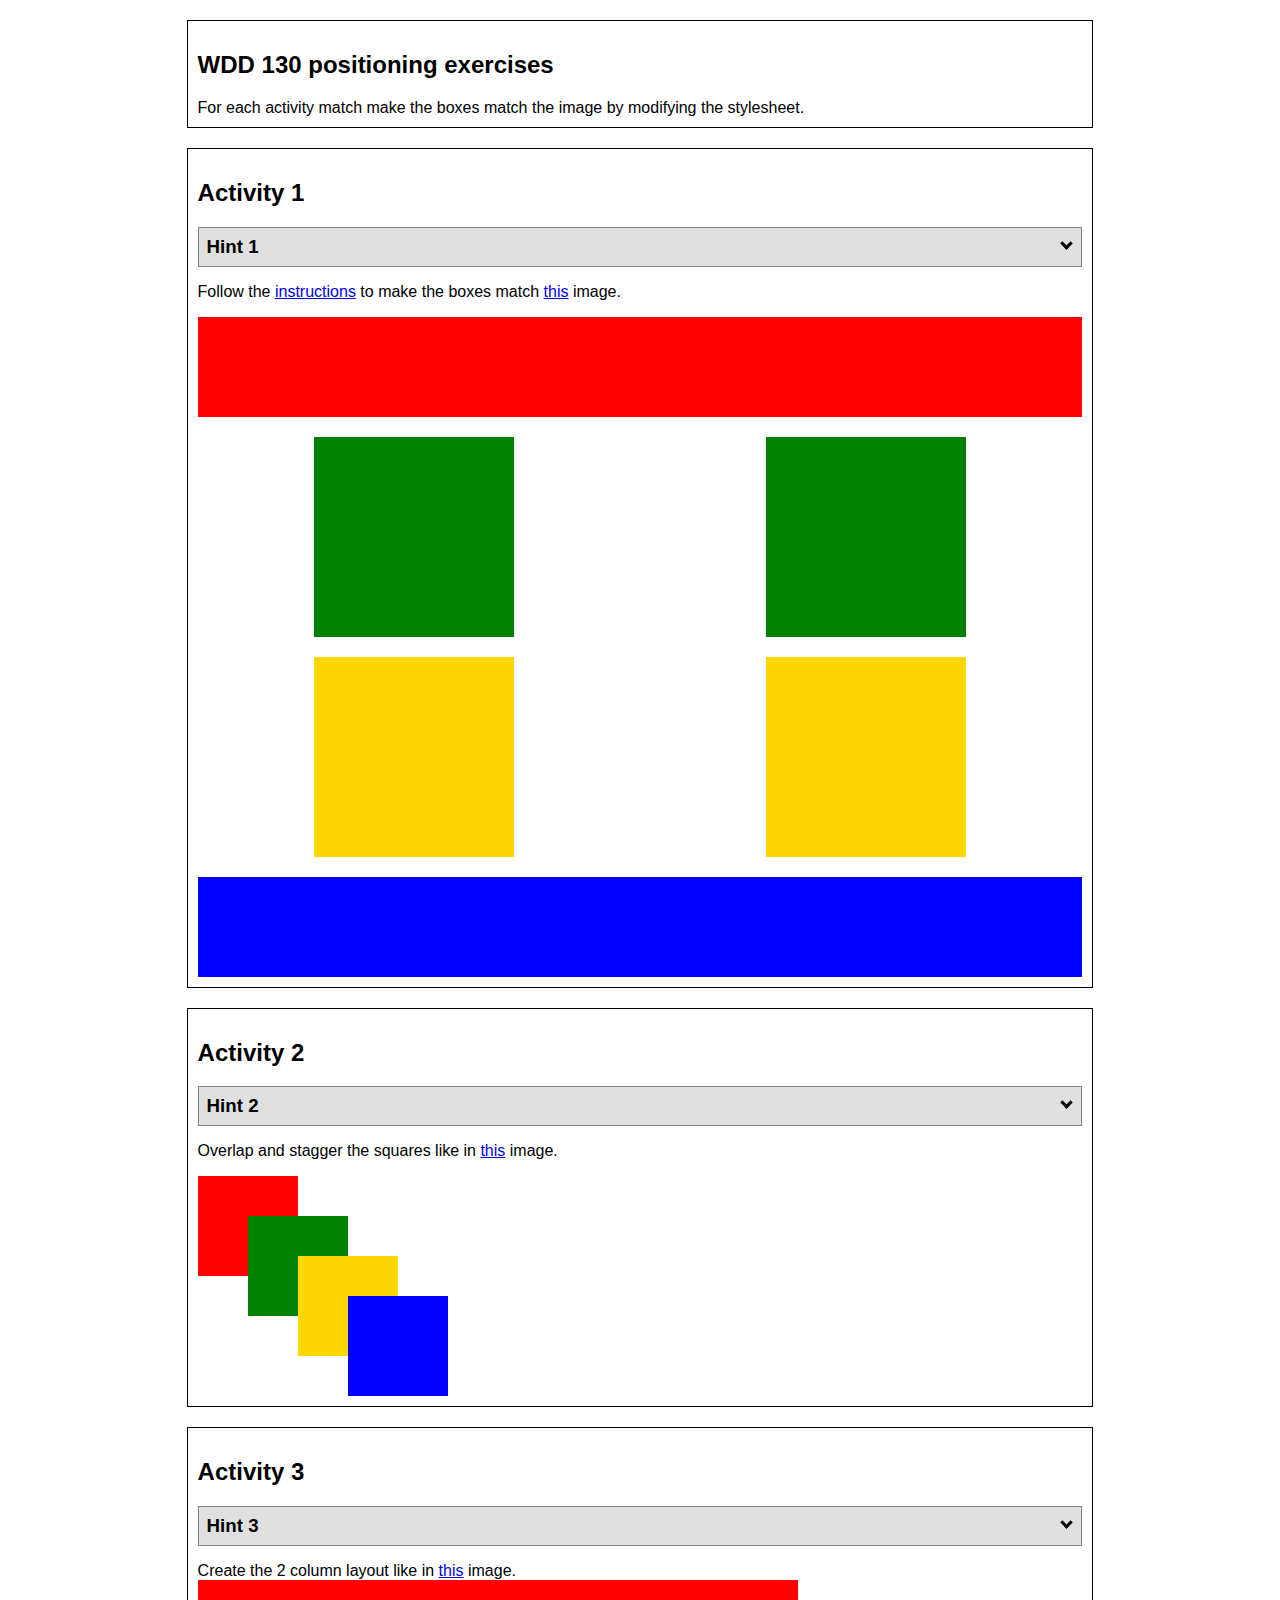
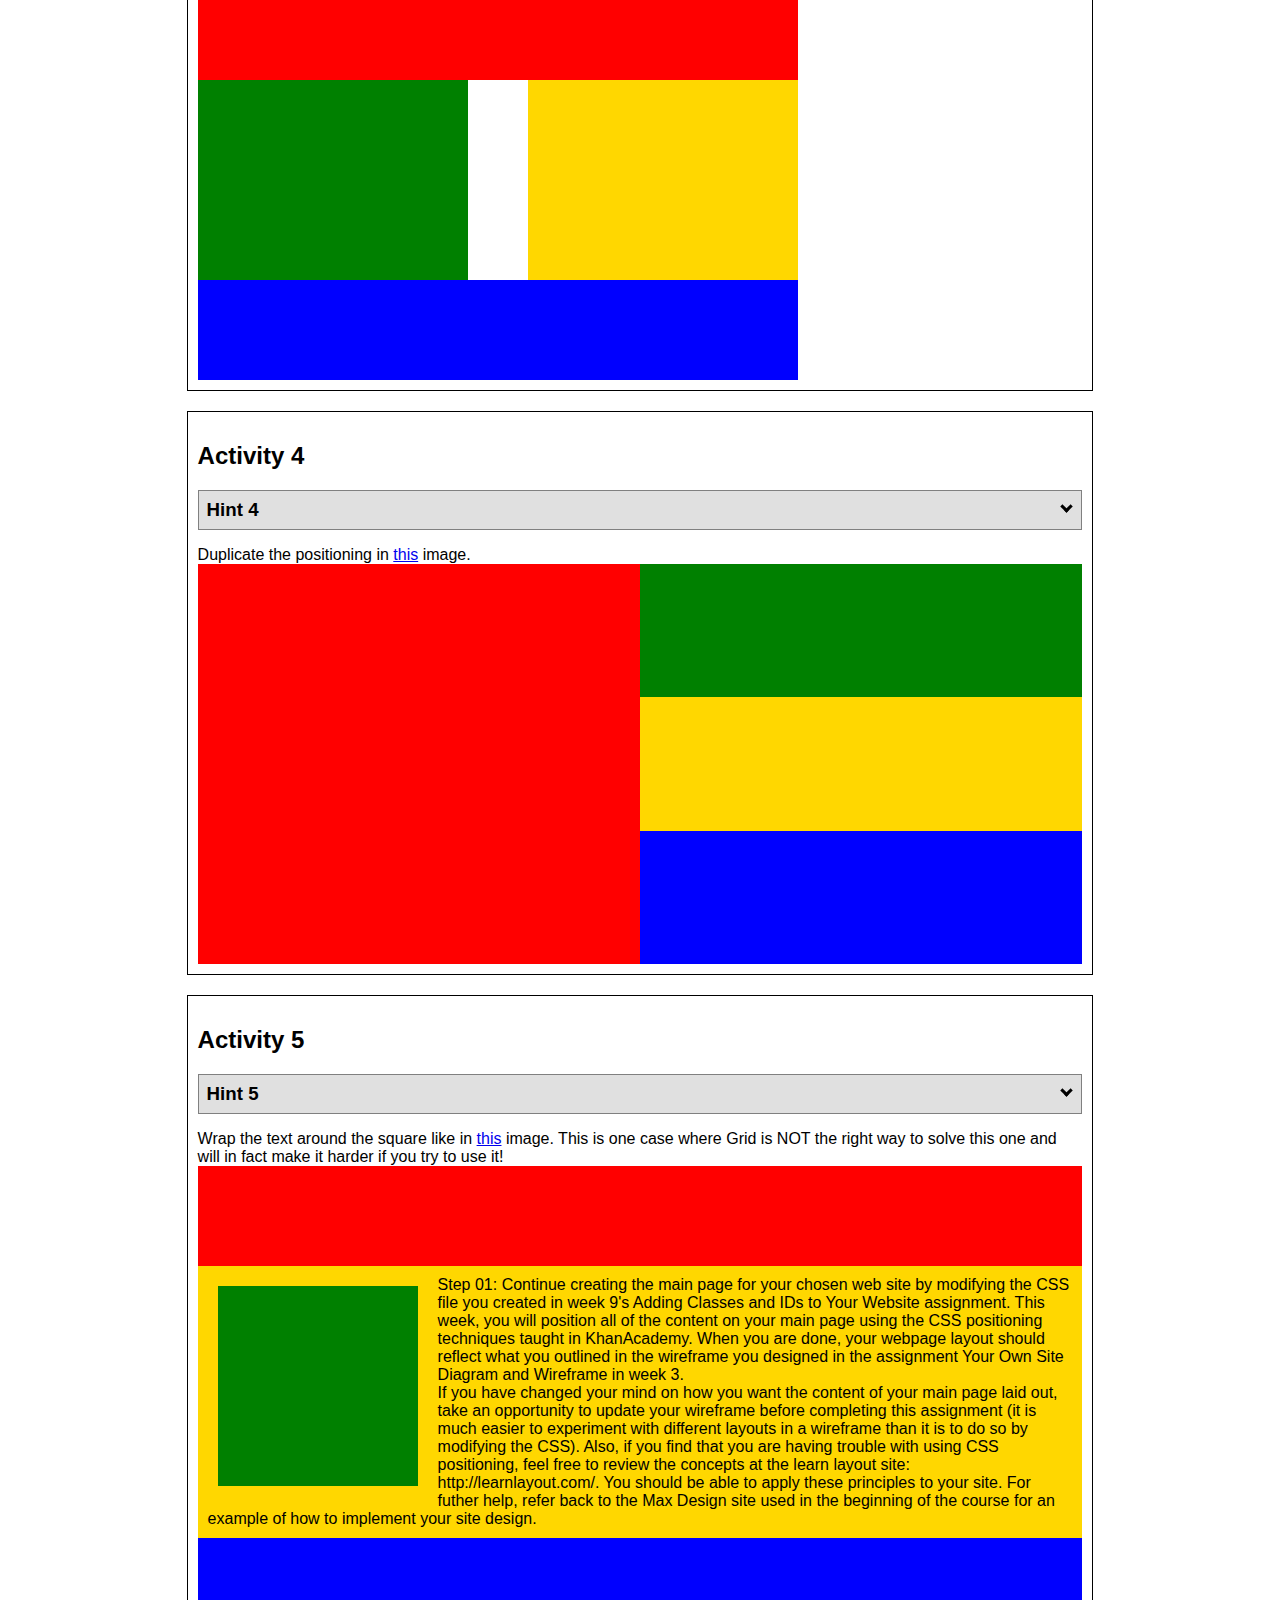
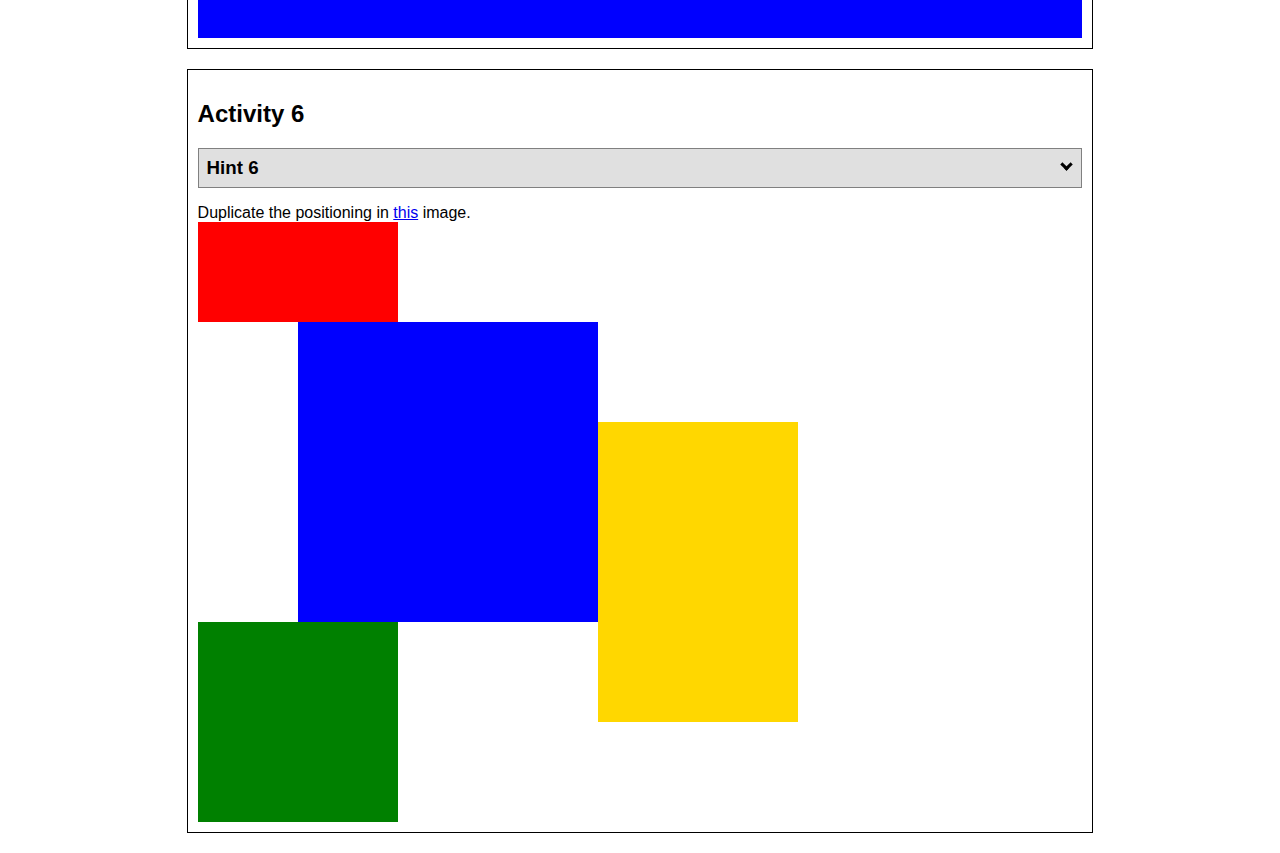
<file: ice/positioning/positioning.html>
<!DOCTYPE html>
<html lang="en">
  <head>
    <!-- HTML - Name: positioning.html -->
    <title>Positioning Activity</title>
    <link rel="stylesheet" type="text/css" href="positionstyles.css" />
  </head>
  <body>
    <div class="activity">
      <h2>WDD 130 positioning exercises</h2>
      For each activity match make the boxes match the image by modifying the stylesheet.</div>
    <div class="activity">
      <h2>Activity 1</h2>
      <section class="hint"><input type="checkbox" ><i></i> <h3>Hint 1</h3><div><p>Check out the <a href="../../activities/week07/ice-css_positioning.html" target="_blank">activity instructions</a></p></div></section>
      <p>Follow the <a href="../../activities/week07/ice-css_positioning.html"" target="_blank">instructions</a> to make the boxes match  <a href="../../images/example1.png" target="_blank">this</a> image.</p>
      <div class="content1" >
        <div class="red1" ></div>
        <div class="green1" ></div>
        <div class="green1" ></div>
        <div class="yellow1"></div>
        <div class="yellow1"></div>
        <div class="blue1"></div>
      </div>
    </div>
    <div class="activity">
      <h2>Activity 2</h2>
      <section class="hint"><input type="checkbox" > <h3>Hint 2</h3><i></i><div>
      <ul>
      <li>grid-template-columns: 50px 50px 50px 50px 50px </li></ul></div></section>
      <p>Overlap and stagger the squares like in <a href="../../images/example2.png" target="_blank">this</a> image.</p>
      <div class="content2" >
        <div class="red2" ></div>
        <div class="green2" ></div>
        <div class="yellow2"></div>
        <div class="blue2"></div>
      </div>
    </div>
    <div class="activity">
      <h2>Activity 3</h2>
      <section class="hint"><input type="checkbox" > <h3>Hint 3</h3><i></i><div><p>This one is going to be best solved with CSS Grid. Remember to make the boxes the right width first...then start moving them around. </p><h4>Properties used:</h4><ul><li>display:grid;</li><li>grid-template-columns:</li><li>grid-column-gap:</li>
        <li>grid-column:</li>  </ul></div></section>
      Create the 2 column layout like in <a href="../../images/example3.png" target="_blank">this</a>  image.
      <div class="content3" >
        <div class="red3" ></div>
        <div class="green3" ></div>
        <div class="yellow3"></div>
        <div class="blue3"></div>
      </div>
    </div>
    <div class="activity">
      <h2>Activity 4</h2>
      <section class="hint"><input type="checkbox" > <h3>Hint 4</h3><i></i><div><p>For the others we have been primarily concerned with width. For this one you will need to adjust height as well. </p><h4>Properties used:</h4><ul><li>display:grid;</li><li>grid-template-columns:</li><li>grid-row:</li></ul></div></section>
      Duplicate the positioning in <a href="../../images/example4.png" target="_blank">this</a> image. 
      <div class="content4" >
        <div class="red4" ></div>
        <div class="green4" ></div>
        <div class="yellow4"></div>
        <div class="blue4"></div>
      </div>
    </div>

    <div class="activity">
      <h2>Activity 5</h2>
      <section class="hint"><input type="checkbox" > <h3>Hint 5</h3><i></i><div><p>Grid is <strong>not</strong> the right way to do this.  In fact there is only one way to really do that...and that is with float. Remember that we float the thing we want the text to wrap around.  Also remember to start by making all the shapes the right size and shape.</p><h4>Properties used:</h4><ul><li>float: left;</li></ul></div></section>
      Wrap the text around the square like in <a href="../../images/example5.png" target="_blank">this</a> image. This is one case where Grid is NOT the right way to solve this one and will in fact make it harder if you try to use it!
      <div class="content5" >
        <div class="red5" ></div>
        <div class="green5" ></div>
        <div class="yellow5">Step 01: Continue creating the main page for your chosen web site by modifying the CSS file you created in week 9's Adding Classes and IDs to Your Website assignment. This week, you will position all of the content on your main page using the CSS positioning techniques taught in KhanAcademy. When you are done, your webpage layout should reflect what you outlined in the wireframe you designed in the assignment Your Own Site Diagram and Wireframe in week 3. <br />
          If you have changed your mind on how you want the content of your main page laid out, take an opportunity to update your wireframe before completing this assignment (it is much easier to experiment with different layouts in a wireframe than it is to do so by modifying the CSS). Also, if you find that you are having trouble with using CSS positioning, feel free to review the concepts at the learn layout site: http://learnlayout.com/. You should be able to apply these principles to your site. For futher help, refer back to the Max Design site used in the beginning of the course for an example of how to implement your site design.</div>
        <div class="blue5"></div>
      </div>
    </div>
    <div class="activity">
      <h2>Activity 6</h2>
      <section class="hint"><input type="checkbox" > <h3>Hint 6</h3><i></i><div><p>This one is all about visualizing the grid behind the layout. If you are having a hard time doing that first: all the sizes are even multiples of 100, and second here is another example with the lines drawn: <a href="../../images/example6-hint.png" target="_blank">example 6 with lines</a>. For this one you will find it easiest if you use px for the column width. You can also use <kbd>z-index</kbd> to control the element layering.    </p><h4>Properties used:</h4><ul><li>display:grid;</li><li>grid-template-columns:</li><li>grid-column:</li><li>grid-row:</li><li><a href="https://www.w3schools.com/cssref/pr_pos_z-index.asp" target="_blank">z-index:</a></li></ul></div></section>
      Duplicate the positioning in <a href="../../images/example6.png" target="_blank">this</a> image.
      <div class="content6" >
        <div class="red6" ></div>
        <div class="green6" ></div>
        <div class="yellow6"></div>
        <div class="blue6"></div>
      </div>
    </div>
  </body>
</html>
</file>
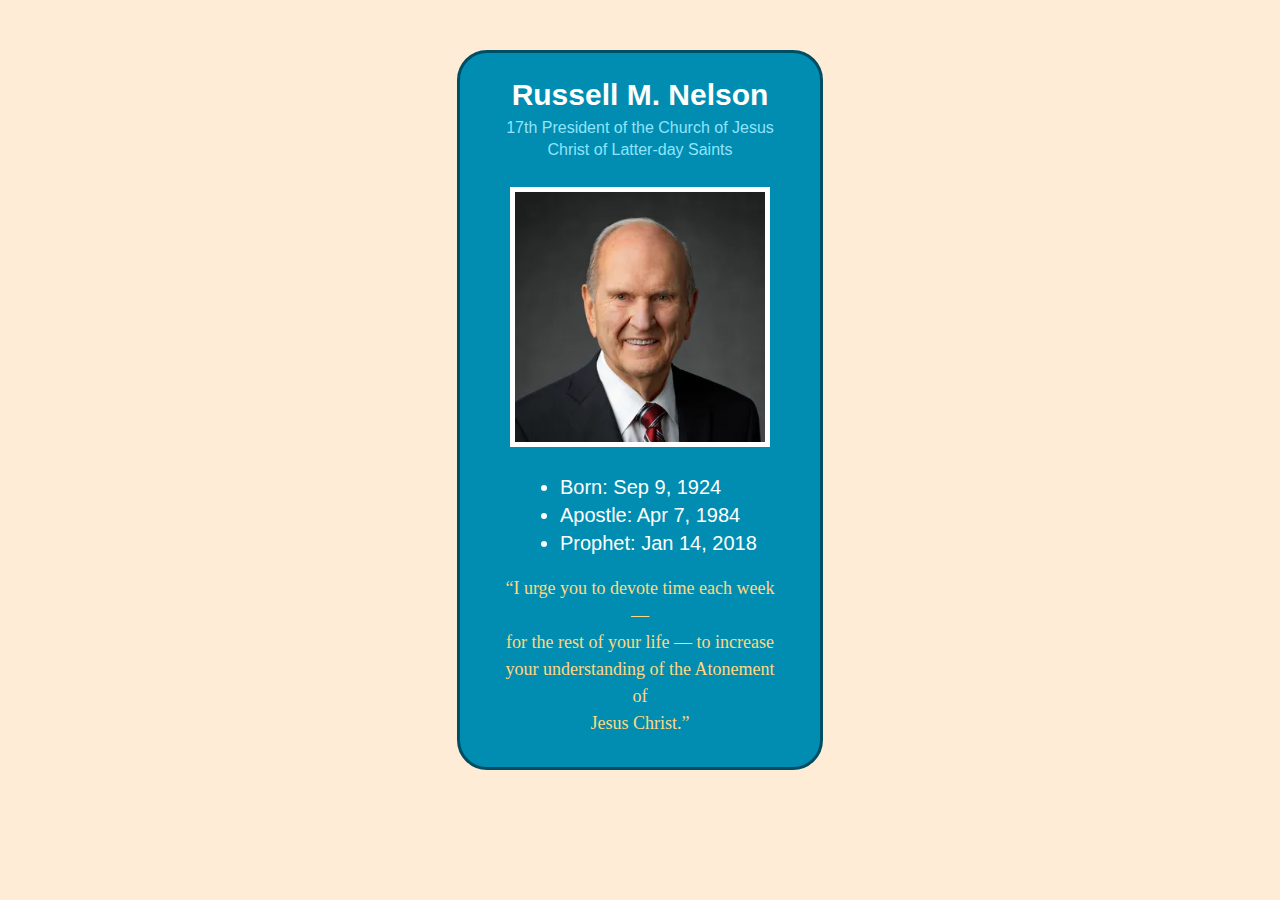
<file: ice/prophet_cards/nelson.html>
<!DOCTYPE html>
<html lang="en">
<head>
  <meta charset="UTF-8">
  <meta name="viewport" content="width=device-width, initial-scale=1.0">
  <title>Russell M. Nelson</title>
  <style>
    /* Insert styles here, this is called an internal stylesheet */
    body {
      background: #FFECD7;
    }

    .card {
      background-color: #008DB1;
      border: 3px solid #004E63;
      border-radius: 30px;
      width: 320px;
      margin: 50px auto;
      padding: 20px;
      text-align: center;
    }

    .card img {
      width: 250px;
      border: 5px solid white;
      margin: 15px 0;
    }

    .title {
      color: #FFFFFE;
      font-family: Helvetica, sans-serif;
      font-size: 30px;
      font-weight: bold;
      margin-top: 5px;
      margin-bottom: 5px;
    }
    .subtitle {
     color: #91E4FB;
     font-family: Helvetica, sans-serif;
     font-size: 16px;
     margin-bottom: 10px;
     line-height: 1.4;
    }

    .subtitle a {
    text-decoration: none;
    color: #91E4FB;
    }

    .info-list {
      color: #FFFFFE;
      font-family: Helvetica, sans-serif;
      font-size: 20px;
      text-align: left;
      margin: 10px 0 20px 40px;
    }

    .info-list li {
      margin: 5px 0;
    }

    .quote {
      color: #FFD783;
      font-family: "Nanum Brush Script","Brush Script MT", cursive;
      font-size: 18px;
      margin: 20px 20px 10px 20px;
      line-height: 1.5;
    }

  </style>
</head>
<body>
  <div class="card">
    <div class="title">Russell M. Nelson</div>
    <div class="subtitle">
     <a href="https://churchofjesuschrist.org" target="_blank">
     17th President of the Church of Jesus<br>
     Christ of Latter-day Saints
     </a>
    </div>
    <img src="images/russell_nelson.png" alt="Russell M. Nelson">
    <ul class="info-list">
      <li>Born: Sep 9, 1924</li>
      <li>Apostle: Apr 7, 1984</li>
      <li>Prophet: Jan 14, 2018</li>
    </ul>
    <div class="quote">
      “I urge you to devote time each week —<br>
      for the rest of your life — to increase<br>
      your understanding of the Atonement of<br>
      Jesus Christ.”
    </div>
  </div>
</body>
</html>
</file>
<file: styles/style.css>
/* Base Layout */
body {
  margin: 0;
  font-family: 'Quicksand', sans-serif;
  background-color: #F1F7EE;
  color: #333;
  display: grid;
  grid-template-areas:
    "header"
    "nav"
    "main"
    "footer";
  grid-template-rows: auto auto 1fr auto;
  min-height: 100vh;
  line-height: 1.6;
  letter-spacing: 0.3px;
}

h1, h2, h3 {
  font-family: 'Playfair Display', serif;
}

/* Header */
header {
  grid-area: header;
  background: linear-gradient(to right, #92AA83, #B0BEA9);
  color: white;
  padding: 20px;
  background-size: cover;
  background-repeat: no-repeat;
  background-position: center;
}

.header-flex {
  display: flex;
  align-items: center;
  justify-content: flex-start;
  gap: 20px;
  padding-left: 20px;
}

.header-flex img {
  width: 60px;
  height: auto;
}

.header-flex h1 {
  margin: 0;
  font-size: 1.8rem;
}

/* Navigation */
nav {
  grid-area: nav;
  background-color: #92AA83;
  display: flex;
  flex-wrap: wrap;
  justify-content: center;
  padding: 10px;
}

nav a {
  color: white;
  text-decoration: none;
  margin: 0 15px;
  font-weight: bold;
  padding: 8px 12px;
  border-radius: 5px;
  transition: background-color 0.2s ease;
}

nav a:hover {
  background-color: #E7F59E;
  color: #333;
}

/* Main Content */
main {
  grid-area: main;
  padding: 20px;
  background-color: #E0EDC5;
  display: grid;
  grid-template-columns: 1fr 1fr;
  gap: 20px;
}

section {
  background-color: white;
  padding: 15px;
  border-radius: 12px;
  box-shadow: 0 4px 10px rgba(0, 0, 0, 0.05);
}

section img {
  width: 100%;
  max-width: 300px;
  display: block;
  margin: 10px auto;
  border-radius: 12px;
}

/* Footer */
footer {
  grid-area: footer;
  background-color: #B0BEA9;
  padding: 20px;
  text-align: center;
  display: flex;
  flex-direction: column;
  align-items: center;
  gap: 10px;
}

footer ul {
  list-style: none;
  padding: 0;
  display: flex;
  flex-wrap: wrap;
  justify-content: center;
  gap: 15px;
  margin: 0;
}

footer ul li a {
  text-decoration: none;
  color: white;
}

/* Form */
form {
  background-color: #F1F7EE;
  padding: 15px;
  border-radius: 12px;
  display: flex;
  flex-direction: column;
  width: 100%;
  max-width: 400px;
  text-align: left;
  box-shadow: 0 4px 10px rgba(0, 0, 0, 0.05);
}

form input,
form textarea {
  width: 100%;
  margin-top: 5px;
  margin-bottom: 10px;
  padding: 8px;
  border: 1px solid #ccc;
  border-radius: 8px;
}

form h3 {
  margin-top: 0;
  color: #333;
  text-align: center;
}

form input[type="submit"] {
  background-color: #92AA83;
  color: white;
  font-weight: bold;
  border: none;
  padding: 10px;
  border-radius: 5px;
  cursor: pointer;
  transition: background-color 0.3s ease;
}

form input[type="submit"]:hover {
  background-color: #6D8C65;
}

/* Responsive Design */
@media (max-width: 768px) {
  .header-flex {
    flex-direction: column;
    align-items: center;
  }

  nav {
    flex-direction: column;
    align-items: center;
  }

  main {
    grid-template-columns: 1fr;
  }

  form {
    width: 90%;
  }

  footer ul {
    flex-direction: column;
    gap: 10px;
  }

  body {
    padding: 0 10px;
  }
}
</file>
<file: wwr/styles/style.css>
/* Site Color Palette */
:root {
  --primary-color: #324376;
  --secondary-color: #F5DD90;
  --accent1-color: #F68E5F;
  --accent2-color: #F76C5E;

  --heading-font: "Georgia", "Times New Roman", serif;
  --paragraph-font: "Arial", sans-serif;

  --headline-color-on-white: #396E94;
  --headline-color-on-color: white;
  --paragraph-color-on-white: #396E94;
  --paragraph-color-on-color: #F68E5F;
  --paragraph-background-color: #396E94;
  --nav-link-color: white;
  --nav-background-color: grey;
  --nav-hover-link-color: red;
  --nav-hover-background-color: brown;
}

/* Simple Reset */
body {
  background-color: #fcfbfb;
  font-family: var(--paragraph-font);
  font-size: 22px;
  margin: 0;
  padding: 0;
}

h2 {
  margin: 0;
}

/* Main Container */
#content {
  max-width: 1600px;
  margin: 0 auto;
}

/* Header & Navigation */
header {
  background-color: rgba(20,30,13, .7);
}

nav a {
  text-align: center;
  color: var(--nav-link-color);
  text-decoration: none;
  padding: 35px;
}

nav a:hover {
  background-color: var(--nav-hover-background-color);
  color: var(--nav-hover-link-color);
}

/* Hero Section */
#hero-img {
  width: 100%;
}

#hero-msg h1, #hero-msg h4 {
  text-align: center;
}

.home-title {
  font-family: var(--heading-font);
  font-size: 2em;
  margin-top: 10px;
}

h4 {
  font-family: var(--paragraph-font);
}

.button-box {
  text-align: center;
}

.book, .join {
  background-color: #d9c2a3;
  color: black;
  text-decoration: none;
  font-size: 18px;
  padding: 15px 30px;
  margin-top: 50px;
  border-radius: 5px;
}

.book:hover, .join:hover {
  background-color: black;
  color: white;
}

/* Main Section Cards */
main section {
  text-align: center;
}

.icon {
  width: 80px;
  padding-top: 10px;
}

.logo {
  width: 80px;
  padding-top: 5px;
}

.rivers-card, .camping-card, .rapids-card {
  margin: 200px 0;
}

.card-img {
  border: 10px solid #d9c2a3;
}

main section img {
  box-sizing: border-box;
}

/* Message Section */
#background {
  height: 725px;
  background-color: #F5DD90;
}

.msg {
  background-color: var(--paragraph-background-color);
  line-height: 1.5em;
  padding: 35px;
}

.msg h2 {
  color: var(--headline-color-on-color);
}

.msg p {
  color: var(--paragraph-color-on-color);
  padding-bottom: 15px;
  font-size: .8em;
}

/* Footer */
footer {
  background-color: rgba(20,30,13, .7);
  padding: 25px 50px;
  margin-top: 200px;
}

footer p {
  font-size: 1.2em;
}

footer a {
  text-decoration: none;
  color: white;
}

footer a:hover {
  text-decoration: underline;
}

footer .social img {
  padding-top: 15px;
}

header {
    display: grid;
    grid-template-columns: 150px auto;
}

nav {
    display: flex;
    justify-content: space-around;
}

#logo_link {
    padding-top: 5px;
    justify-self: center;
    align-self: center;
}

#hero {
    display: grid;
    grid-template-columns: 1fr 3fr 1fr;
}

#hero-box {
    grid-column: 1/4;
    grid-row: 1/3;
}

#hero-msg {
  grid-column: 2 / 3;
  grid-row: 1 / 2;
}

#hero-msg h4 {
    color: white;
}

#hero-img {
    width: 100%;
}

#hero {
    display: grid;
    grid-template-columns: 1fr 3fr 1fr;
    margin-top: -100px; 
}

#hero-msg {
    grid-column: 2/3;
    grid-row: 1/2;
    margin-top: 100px;
}

#hero-box {
    grid-column: 1/4;
    grid-row: 1/3;
    z-index: -1;
}

.home-grid {
  display: grid;
  grid-template-columns: repeat(10, 1fr);
}

.card-img, .mountains {
    width: 100%;
}
    
.rivers-card {
  grid-column: 2 / 4;
  grid-row: 2 / 3;
}

.camping-card {
  grid-column: 5 / 7;
  grid-row: 2 / 3;
}

.rapids-card {
  grid-column: 8 / 10;
  grid-row: 2 / 3;
}

#background {
  grid-column: 1 / 11;
  grid-row: 4 / 9;
}

.mountains {
  grid-column: 2 / 7;
  grid-row: 5 / 8;
}

.msg {
  grid-column: 6 / 10;
  grid-row: 6 / 7;
}

footer {
    background-color: #6f7364;
    padding: 25px 50px;
    margin-top: 200px; 
    display: flex;
    justify-content: space-around;
    align-items: center;
}
         
.card-img {
    border: 10px solid #d9c2a3;
    transition: transform .5s;
    box-shadow: 5px 5px 10px #6f7364;
}
.card-img:hover {
    opacity: .6;
    transform: scale(1.1);
}
          
.msg {
    background-color: #6f7364;
    padding: 35px;
    grid-column: 6/10;
    grid-row: 6/7;
    box-shadow: 5px 5px 10px #6f7364;
}
.mountains {
    width: 100%;
    grid-column: 2/7;
    grid-row: 5/8;
    box-shadow: 5px 5px 10px #6f7364;
}
       

@media screen and (max-width: 900px) {
    #hero, .home-grid {
        display: block;
        height: auto;
    }
    nav, footer {
        flex-direction: column;
    }
    nav a {
        display: block;
        padding: 15px;
    }
    #hero {
        margin-top: 0;
    }
    #hero-msg {
        margin-top: 0;
    }
    #hero-msg h4 {
        display: none;
    }
    #hero-msg h1 {
        color: #6f7364;
    }
    .home-title {
        font-size: 25px;
    }
    .rivers-card, .camping-card, .rapids-card { 
        margin: 50px auto;
        width: 60%;
    }
    #background {
        display: none;
    }
    .mountains, .msg {
        width: 80%;
        display: block;
        margin: 0 auto;
    }
    footer {
        margin-top: 25px;
    }
}
</file>
<file: ice/fathersday/styles/styles.css>
/* Add your CSS here to style your father's day page */
body {
  font-family: 'Segoe UI', Tahoma, Verdana, sans-serif;
  margin: 0;
  background: linear-gradient(to bottom right, #E2EFDE, #AFD0BF);
  color: #333;
  line-height: 1.6;
}

#wrapper {
  max-width: 1000px;
  margin: 40px auto;
  background-color: #ffffff;
  padding: 50px;
  border-radius: 20px;
  box-shadow: 0 12px 24px rgba(0, 0, 0, 0.15);
}

header {
  background-color: #AFD0BF;
  padding: 25px 0;
  border-radius: 12px;
  margin-bottom: 40px;
  box-shadow: 0 4px 10px rgba(0, 0, 0, 0.1);
}

nav ul {
  list-style: none;
  padding: 0;
  margin: 0;
  text-align: center;
}

nav ul li {
  display: inline-block;
  margin: 0 15px;
  padding: 10px 20px;
  color: #ffffff;
  background-color: #808F87;
  font-weight: bold;
  font-size: 1.1em;
  border-radius: 8px;
  box-shadow: 0 3px 6px rgba(0, 0, 0, 0.1);
  transition: background-color 0.3s, transform 0.2s;
  cursor: pointer;
}

nav ul li:hover {
  background-color: #9B7E46;
  transform: translateY(-2px) scale(1.05);
}

h1 {
  text-align: center;
  color: #9B7E46;
  font-size: 3.2em;
  margin-top: 10px;
  text-shadow: 1px 1px 2px #ccc;
}

h2 {
  color: #808F87;
  border-left: 6px solid #9B7E46;
  padding-left: 12px;
  margin-top: 40px;
  font-size: 1.6em;
}

img {
  display: block;
  max-width: 90%;
  height: auto;
  margin: 30px auto;
  border-radius: 12px;
  box-shadow: 0 6px 12px rgba(0, 0, 0, 0.25);
}

section {
  background-color: #ffffff;
  padding: 25px 30px;
  margin-top: 25px;
  border-left: 5px solid #AFD0BF;
  border-radius: 10px;
  box-shadow: 0 2px 8px rgba(0, 0, 0, 0.08);
}

footer {
  text-align: center;
  margin-top: 60px;
  padding-top: 25px;
  font-size: 1em;
  color: #666;
  border-top: 1px solid #ccc;
  opacity: 0.8;
}
</file>
<file: ice/favorite_devo/styles/styles.css>
body {
  margin: 0;
  height: 100%;
  font-family: Arial, sans-serif;
  background: linear-gradient(to bottom, #d3d3d3, #001f3f);
  background-repeat: no-repeat; /* Just in case */
  background-attachment: fixed;
}

.container {
  text-align: center;
}

.header {
  padding: 20px 0;
}

.header-image {
  background-image: url('../images/ICENTER.jpg'); /* Replace with your image */
  background-repeat: no-repeat;
  background-position: center;
  height: 150px;
  display: flex;
  flex-direction: column;
  justify-content: center;
  color: white;

}

.header-image h1 {
  margin: 0;
  line-height: 0.9;
    font-size: 3.5em;
  font-weight: bold;
  text-shadow: 2px 2px 4px rgba(0, 0, 0, 0.7);
  background: #00000055;
}

.content-box {
  background-color: white;
  margin: 30px auto;
  width: 90%;
  max-width: 900px;
  padding: 40px;
  box-shadow: 5px 5px 0px black;
  min-height: 400px;
}

form {
  max-width: 400px;
  margin-top: 10px;
}

.form-row {
  display: flex;
  align-items: center;
  margin-bottom: 10px;
}

.form-row label {
  width: 100px; 
  font-weight: bold;
  margin: 0;
}

.form-row input[type="text"] {
  flex: 1;
  padding: 6px;
  font-size: 1em;
}

input[type="submit"] {
  margin-top: 10px;
  padding: 6px 10px;
  font-size: 1em;
}

table {
  width: 100%;
  border-collapse: collapse;
  margin-top: 20px;
}

th, td {
  border: 1px solid #ccc;
  padding: 8px;
}

th {
  background-color: #eeeeee;
}

.form-row input[type="text"] {
  border: 1px solid #ccc;
}
</file>
<file: ice/positioning/positionstyles.css>
/* CSS - Name: "positionstyles.css" */
/* Activity 1 styles */
.content1 {
  /* This is the parent of the activity 1 boxes. */
  display: grid;
  grid-template-columns: 1fr 1fr;
  justify-items: center;
  gap: 20px;
}
.red1 { 
  width: 100%; 
  height: 100px; 
  background-color: red; 
  grid-column: 1/3;

} 
.green1 {
  width: 200px; 
  height: 200px; 
  background-color: green; 

} 
.yellow1 {
  width: 200px; 
  height: 200px; 
  background-color: gold; 
} 
.blue1 {
  width: 100%; 
  height: 100px; 
  background-color: blue; 
  grid-column: 1/3;
} 
/* Activity 2 styles */ 
.content2 {
  display:grid;
  grid-template-columns: 1fr;
  /* This is the parent of the activity 2 boxes. */
}
.red2 {
  width: 100px; 
  height: 100px; 
  background-color: red; 
} 
.green2 { 
  width: 100px; 
  height: 100px; 
  background-color: green; 
  margin-top: -60px;
  margin-left: 50px;
} 
.yellow2 {
  width: 100px; 
  height: 100px; 
  background-color: gold; 
  margin-top: -60px;
  margin-left: 100px;
} 
.blue2 {
  width: 100px; 
  height: 100px; 
  background-color: blue; 
  margin-top: -60px;
  margin-left: 150px;
}

/* Activity 3 styles */ 
.content3 {
  display: grid;
  grid-template-columns: 1fr 1fr; 
  grid-column-gap: 60px; 
  width: 100%; 
  max-width: 600px;
  /* This is the parent of the activity 3 boxes. */
}
.red3 {
  width: 100%; 
  height: 100px; 
  background-color: red; 
  grid-column: 1 / 3;
} 
.green3 {
  width: 100%; 
  height: 200px; 
  background-color: green;
  grid-column: 1 / 2;
} 
.yellow3 {
  width: 100%; 
  height: 200px; 
  background-color: gold; 
  grid-column: 2 / 3;
} 
.blue3 {
  width: 100%;
  height: 100px; 
  background-color: blue; 
  grid-column: 1 / 3;
} 
/* Activity 4 styles */ 
.content4 {
  /* This is the parent of the activity 4 boxes. */
  height: 400px;
  display: grid;
  grid-template-columns: 1fr 1fr;
  grid-template-rows: 1fr 1fr 1fr;
}
.red4 { 
  background-color: red; 
  grid-column: 1 / 2;
  grid-row: 1 / 4;
} 
.green4 {
  background-color: green; 
  grid-column: 2 / 3;
  grid-row: 1 / 2;
} 
.yellow4 {
  background-color: gold; 
  grid-column: 2 / 3;
  grid-row: 2 / 3;
} 
.blue4 {
  background-color: blue; 
  grid-column: 2 / 3;
  grid-row: 3 / 4;
} 
/* Activity 5 styles */ 
.content5 {
  /* This is the parent of the activity 5 boxes. */
  height: auto;
}
.red5 { 
  height: 100px; 
  background-color: red;
  clear: both; 
} 
.green5 { 
  width: 200px;
  height: 200px;
  background-color: green;
  float: left;
  margin: 20px;
} 
.yellow5 {
  background-color: gold;
  padding: 10px;
} 
.blue5 {
  height: 100px;
  background-color: blue;
  clear: both;
} 
/* Activity 6 styles */ 
.content6 {
  display: grid;
  grid-template-columns: repeat(6, 100px);
  grid-template-rows: repeat(6, 100px);
}

.red6 {
  background: red;
  grid-column: 1 / 3;
  grid-row: 1 / 2;
  z-index: 3;
  position: relative;
}

.blue6 {
  background: blue;
  grid-column: 2 / 5;
  grid-row: 2 / 5;
  z-index: 2;
  position: relative;
}

.yellow6 {
  background: gold;
  grid-column: 5 / 7;
  grid-row: 3 / 6;
  z-index: 1;
  position: relative;
}

.green6 {
  background: green;
  grid-column: 1 / 3;
  grid-row: 5 / 7;
  z-index: 0;
  position: relative;
}

/* Do not make any changes below here */
.activity {
  width: 70%; 
  margin: 20px auto; 
  font-family: Arial, sans-serif; 
  border: 1px solid black; 
  padding: 10px; 
  clear:both; 
  overflow: auto;
} 

.hint {
  border: 1px solid grey;
  background: #e0e0e0;
  padding: .5em;
  position: relative;
  margin: 1em 0;
}
.hint h3 {
  margin: 0;
}
.hint:hover {
  background: #d0d0d0;
}
.hint > div {
  display: none;
}

.hint input[type=checkbox] {
  position: absolute;
  width: 100%;
  height: 100%;
  opacity: 0;
  z-index: 1;
  cursor: pointer;
}

.hint input[type=checkbox]:checked ~ div {
  display: block;
}

.hint i {
  position: absolute;
  transform: translate(-6px, 0);
  margin-top: 16px;
  right: 10px;
  top: -3px;
}
.hint i:before, .hint i:after {
  content: "";
  position: absolute;
  background-color: black;
  width: 3px;
  height: 9px;
}
.hint i:before {
  transform: translate(2px, 0) rotate(45deg);
}
.hint i:after {
  transform: translate(-2px, 0) rotate(-45deg);
}

.hint input[type=checkbox]:checked ~ i:before {
  transform: translate(-2px, 0) rotate(45deg);
}
.hint input[type=checkbox]:checked ~ i:after {
  transform: translate(2px, 0) rotate(-45deg);
}
.hint a {
  position: relative;
  z-index: 1;
}
</file>
